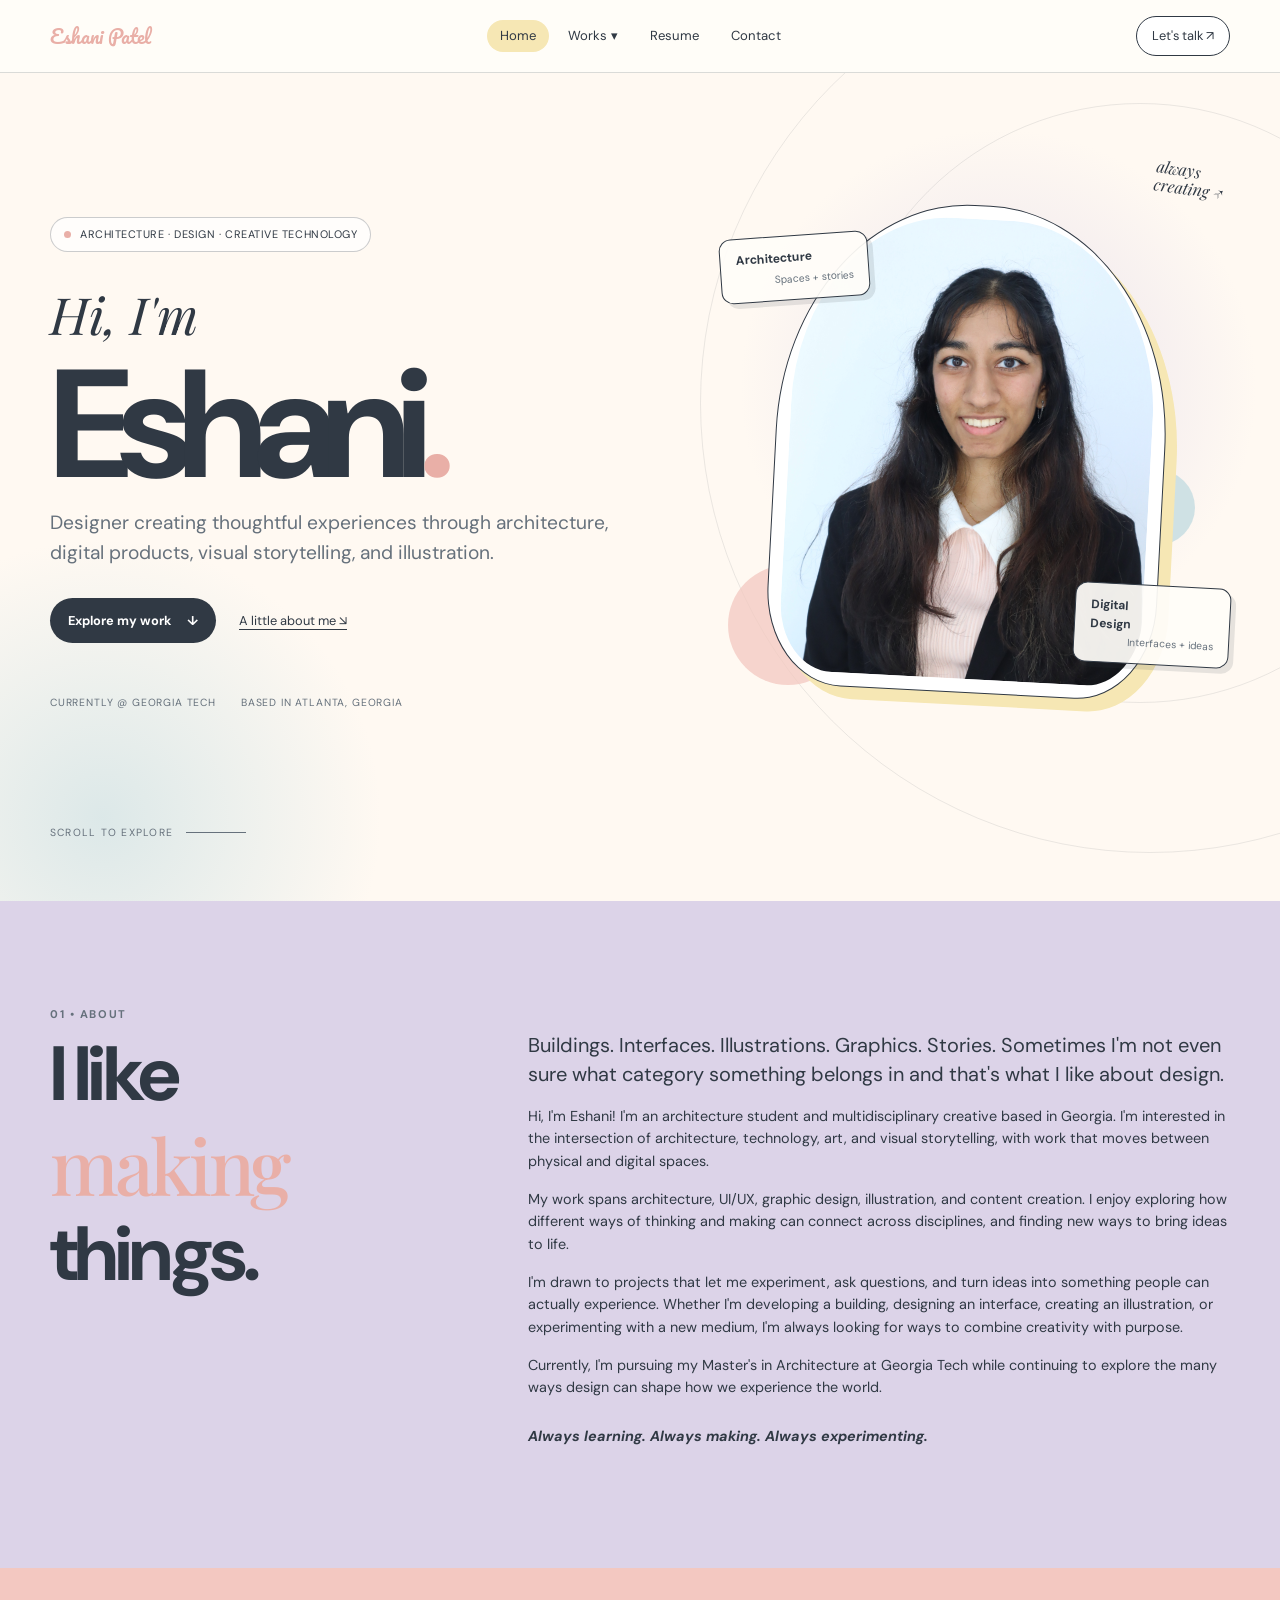
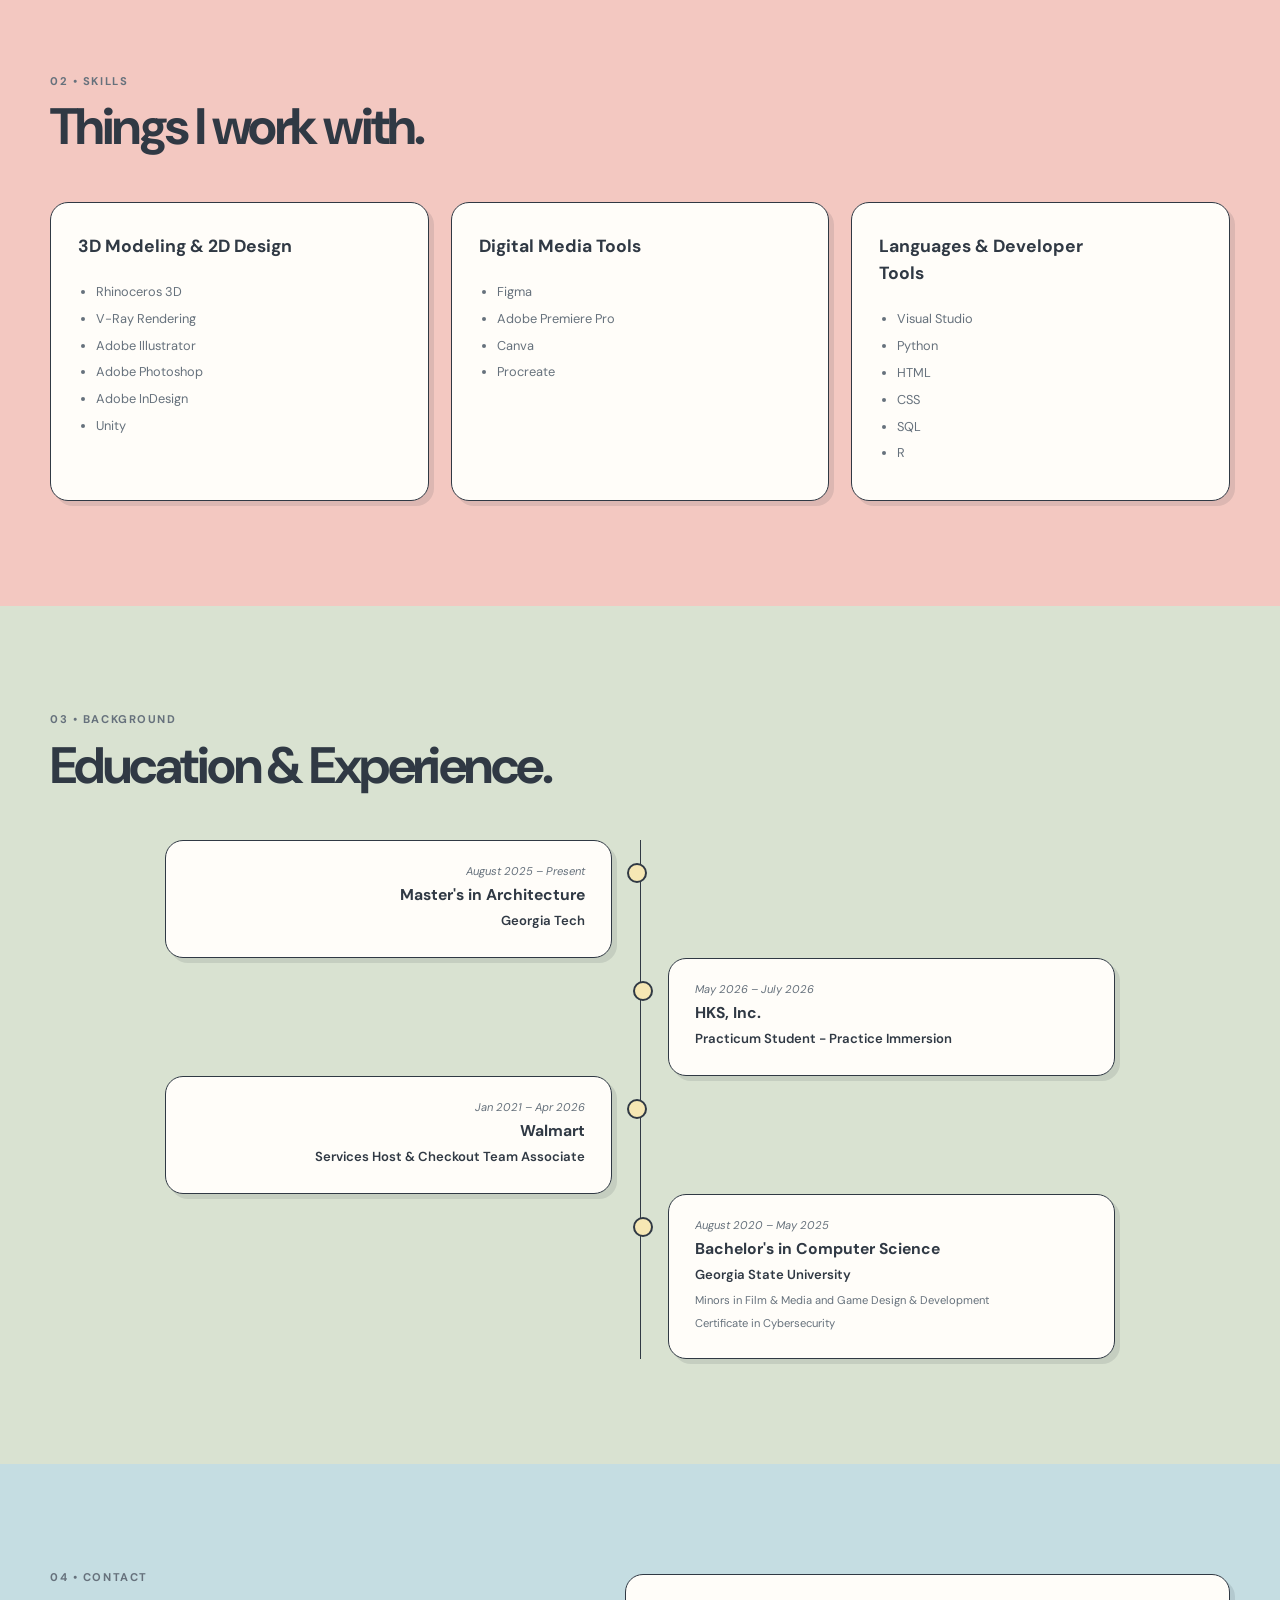
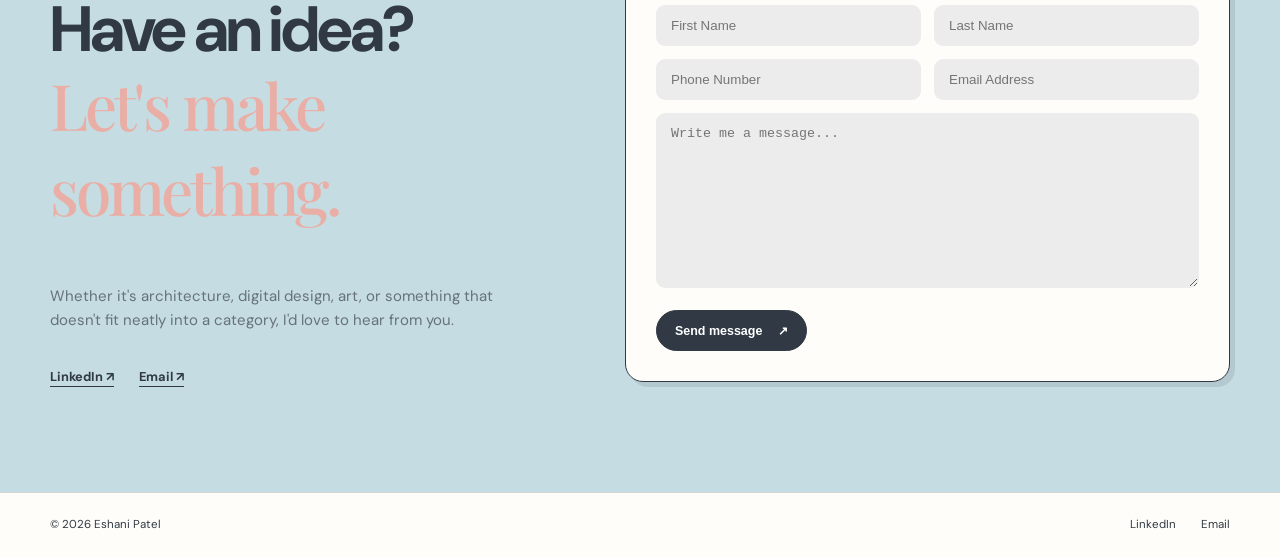
<file: index.html>
<!DOCTYPE html>
<html lang="en">

<head>
  <meta charset="UTF-8">
  <meta name="viewport" content="width=device-width, initial-scale=1">
  <meta name="description" content="Eshani Patel — architecture student and multidisciplinary designer.">
  <title>Eshani Patel | Portfolio</title>
  
  <link rel="preconnect" href="https://fonts.googleapis.com">
  <link rel="preconnect" href="https://fonts.gstatic.com" crossorigin>
  <link href="https://fonts.googleapis.com/css2?family=DM+Sans:wght@400;500;600;700&family=Playfair+Display:ital,wght@0,500;0,600;1,500&family=Pacifico&display=swap" rel="stylesheet">
  <link rel="stylesheet" href="styles.css">
</head>

<body>

  <header class="site-header">
    <nav class="nav container">
      <a class="logo" href="#home">Eshani Patel</a>
      
      <div class="nav-center">
        <a class="active" href="#home">Home</a>
        <div class="nav-dropdown">
          <button class="nav-dropdown-toggle" type="button" aria-expanded="false">
            Works <span class="caret">▾</span>
          </button>
          <div class="nav-dropdown-menu">
            <a href="architecture.html">Architecture</a>
            <a href="uiux_graphicdesign.html">UI/UX &amp; Graphic Design</a>
            <a href="WebAppDev.html">Web &amp; App Development</a>
            <a href="illustrations.html">Illustrations</a>
            <a href="index.html">Content Creation</a>
          </div>
        </div>
        <a href="WebsiteResume_2026.pdf" target="_blank" rel="noopener noreferrer">Resume</a>
        <a href="index.html#contact">Contact</a>
      </div>
      
      <a class="nav-cta" href="index.html#contact">Let's talk <span>↗</span></a>
      
      <button class="menu-toggle" aria-expanded="false" aria-controls="nav-links">
        <span></span>
        <span></span>
        <span></span>
        <span class="sr-only">Open navigation</span>
      </button>
      
      <div class="mobile-links" id="nav-links">
        <a href="#home">Home</a>
        <div class="mobile-dropdown">
          <button class="mobile-dropdown-toggle" type="button" aria-expanded="false">
            Works <span class="caret">▾</span>
          </button>
          <div class="mobile-dropdown-menu">
            <a href="architecture.html">Architecture</a>
            <a href="uiux_graphicdesign.html">UI/UX &amp; Graphic Design</a>
            <a href="WebAppDev.html">Web &amp; App Development</a>
          <a href="illustrations.html">Illustrations</a>
            <a href="index.html">Content Creation</a>
          </div>
        </div>
        <a href="WebsiteResume_2026.pdf" target="_blank" rel="noopener noreferrer">Resume</a>
        <a href="index.html#contact">Contact</a>
      </div>
    </nav>
  </header>

  <main>

    <section class="hero" id="home">
      <div class="hero-orbit orbit-one"></div>
      <div class="hero-orbit orbit-two"></div>
      
      <div class="hero-grid container">
        <div class="hero-copy">
          <div class="hero-kicker">
            <span class="dot"></span>
            Architecture · Design · Creative Technology
          </div>
          
          <p class="hero-pretitle">Hi, I'm</p>
          <div class="hero-name-spacer" aria-hidden="true"></div>
          <h1>Eshani<span>.</span></h1>
          <p class="hero-lead">Designer creating thoughtful experiences through architecture, digital products, visual storytelling, and illustration.</p>
          
          <div class="hero-actions">
            <a class="button button-dark" href="#work">Explore my work <span>↓</span></a>
            <a class="text-link" href="#about">A little about me <span>↘</span></a>
          </div>
          
          <div class="hero-notes">
            <span>Currently @ Georgia Tech</span>
            <span>Based in Atlanta, Georgia</span>
          </div>
        </div>

        <div class="hero-visual">
          <div class="scribble">always<br>creating ↗</div>
          
          <div class="portrait-frame">
            <img src="BusProfPortrait3.jpg" alt="Portrait of Eshani Patel">
          </div>
          
          <div class="floating-card card-top">
            
            <strong>Architecture</strong><br>
            <small>Spaces + stories</small>
          </div>
          
          <div class="floating-card card-bottom">
            
            <strong>Digital Design</strong><br>
            <small>Interfaces + ideas</small>
          </div>
          
          <div class="shape shape-pink"></div>
          <div class="shape shape-blue"></div>
        </div>
      </div>

      <div class="scroll-note">
        <span>Scroll to explore</span>
        <span class="line"></span>
      </div>
    </section>


    <section class="about section" id="about">
      <div class="container about-grid">
        <div class="about-title">
          <p class="eyebrow">01 • About</p>
          <h2>I like<br><em>making</em><br>things.</h2>
        </div>

        <div class="about-copy">
          <p class="about-intro">Buildings. Interfaces. Illustrations. Graphics. Stories. Sometimes I'm not even sure what category something belongs in and that's what I like about design.</p>
          
          <p>Hi, I'm Eshani! I'm an architecture student and multidisciplinary creative based in Georgia. I'm interested in the intersection of architecture, technology, art, and visual storytelling, with work that moves between physical and digital spaces.</p>
          
          <p>My work spans architecture, UI/UX, graphic design, illustration, and content creation. I enjoy exploring how different ways of thinking and making can connect across disciplines, and finding new ways to bring ideas to life.</p>
          
          <p>I'm drawn to projects that let me experiment, ask questions, and turn ideas into something people can actually experience. Whether I'm developing a building, designing an interface, creating an illustration, or experimenting with a new medium, I'm always looking for ways to combine creativity with purpose.</p>
          
          <p>Currently, I'm pursuing my Master's in Architecture at Georgia Tech while continuing to explore the many ways design can shape how we experience the world.</p>
          
          <p class="closing-line">Always learning. Always making. Always experimenting.</p>
        </div>
      </div>
    </section>
    


    <section class="skills section" id="skills">
      <div class="container">
        <div class="section-heading">
          <div>
            <p class="eyebrow">02 • Skills</p>
            <h2>Things I work with.</h2>
          </div>
        </div>

        <div class="skills-grid">
          <article class="skill-card">
            
            <h3>3D Modeling &amp; 2D Design</h3>
            <ul>
              <li>Rhinoceros 3D</li>
              <li>V-Ray Rendering</li>
              <li>Adobe Illustrator</li>
              <li>Adobe Photoshop</li>
              <li>Adobe InDesign</li>
              <li>Unity</li>
            </ul>
          </article>

          <article class="skill-card">
            
            <h3>Digital Media Tools</h3>
            <ul>
              <li>Figma</li>
              <li>Adobe Premiere Pro</li>
              <li>Canva</li>
              <li>Procreate</li>
            </ul>
          </article>

          <article class="skill-card">
            
            <h3>Languages &amp; Developer Tools</h3>
            <ul>
              <li>Visual Studio</li>
              <li>Python</li>
              <li>HTML</li>
              <li>CSS</li>
              <li>SQL</li>
              <li>R</li>
            </ul>
          </article>
        </div>
      </div>
    </section>


    <section class="timeline-section section" id="resume">
      <div class="container">
        <div class="section-heading">
          <div>
            <p class="eyebrow">03 • Background</p>
            <h2>Education &amp; Experience.</h2>
          </div>
        </div>

        <div class="timeline">
          <article class="timeline-item left">
            <div class="timeline-content">
              <span class="date">August 2025 – Present</span>
              <h3>Master's in Architecture</h3>
              <p>Georgia Tech</p>
            </div>
          </article>

          <article class="timeline-item right">
            <div class="timeline-content">
              <span class="date">May 2026 – July 2026</span>
              <h3>HKS, Inc.</h3>
              <p>Practicum Student - Practice Immersion</p>
            </div>
          </article>

          <article class="timeline-item left">
            <div class="timeline-content">
              <span class="date">Jan 2021 – Apr 2026</span>
              <h3>Walmart</h3>
              <p>Services Host &amp; Checkout Team Associate</p>
            </div>
          </article>

          <article class="timeline-item right">
            <div class="timeline-content">
              <span class="date">August 2020 – May 2025</span>
              <h3>Bachelor's in Computer Science</h3>
              <p>Georgia State University</p>
              <small>Minors in Film &amp; Media and Game Design &amp; Development <br> Certificate in Cybersecurity</small>
            </div>
          </article>
        </div>
      </div>
    </section>


    <section class="contact section" id="contact">
      <div class="container contact-grid">
        <div class="contact-intro">
          <p class="eyebrow">04 • Contact</p>
          <h2>Have an idea?<br><em>Let's make something.</em></h2>
          <p>Whether it's architecture, digital design, art, or something that doesn't fit neatly into a category, I'd love to hear from you.</p>
          
          <div class="contact-links">
            <a href="https://www.linkedin.com/in/eshani-patel/" target="_blank" rel="noopener noreferrer">LinkedIn ↗</a>
            <a href="mailto:eshani2020@gmail.com">Email ↗</a>
          </div>
        </div>

        <form class="contact-form" action="#" method="post">
          <div class="form-row">
            <label>
              <span>First Name</span>
              <input name="first-name" placeholder="First Name" autocomplete="given-name">
            </label>
            <label>
              <span>Last Name</span>
              <input name="last-name" placeholder="Last Name" autocomplete="family-name">
            </label>
          </div>

          <div class="form-row">
            <label>
              <span>Phone Number</span>
              <input type="tel" name="phone" placeholder="Phone Number" autocomplete="tel">
            </label>
            <label>
              <span>Email Address</span>
              <input type="email" name="email" placeholder="Email Address" autocomplete="email">
            </label>
          </div>

          <label>
            <span>Message</span>
            <textarea name="message" placeholder="Write me a message..." rows="7"></textarea>
          </label>

          <button type="submit">Send message <span>↗</span></button>
        </form>
      </div>
    </section>
  </main>


  <footer class="site-footer">
    <div class="container footer-inner">
      <span>© 2026 Eshani Patel</span>
      <div>
        <a href="https://www.linkedin.com/in/eshani-patel/" target="_blank" rel="noopener noreferrer">LinkedIn</a>
        <a href="mailto:eshani2020@gmail.com">Email</a>
      </div>
    </div>
  </footer>

  <script>
    const menuToggle = document.querySelector('.menu-toggle');
    const mobileLinks = document.querySelector('.mobile-links');
    const navDropdown = document.querySelector('.nav-dropdown');
    const navDropdownToggle = document.querySelector('.nav-dropdown-toggle');
    const mobileDropdown = document.querySelector('.mobile-dropdown');
    const mobileDropdownToggle = document.querySelector('.mobile-dropdown-toggle');

    const closeDesktopDropdown = () => {
      navDropdown?.classList.remove('open');
      navDropdownToggle?.setAttribute('aria-expanded', 'false');
    };

    const closeMobileDropdown = () => {
      mobileDropdown?.classList.remove('open');
      mobileDropdownToggle?.setAttribute('aria-expanded', 'false');
    };

    navDropdownToggle?.addEventListener('click', () => {
      const isOpen = navDropdown.classList.contains('open');
      navDropdown.classList.toggle('open', !isOpen);
      navDropdownToggle.setAttribute('aria-expanded', String(!isOpen));
    });

    mobileDropdownToggle?.addEventListener('click', () => {
      const isOpen = mobileDropdown.classList.contains('open');
      mobileDropdown.classList.toggle('open', !isOpen);
      mobileDropdownToggle.setAttribute('aria-expanded', String(!isOpen));
    });

    document.addEventListener('click', (event) => {
      if (!navDropdown?.contains(event.target)) {
        closeDesktopDropdown();
      }
      if (!mobileDropdown?.contains(event.target)) {
        closeMobileDropdown();
      }
    });

    menuToggle?.addEventListener('click', () => {
      const isExpanded = menuToggle.getAttribute('aria-expanded') === 'true';
      menuToggle.setAttribute('aria-expanded', String(!isExpanded));
      mobileLinks.classList.toggle('open');
    });

    mobileLinks?.querySelectorAll('a').forEach(link => {
      link.addEventListener('click', () => {
        menuToggle.setAttribute('aria-expanded', 'false');
        mobileLinks.classList.remove('open');
      });
    });
  </script>
</body>

</html>
</file>
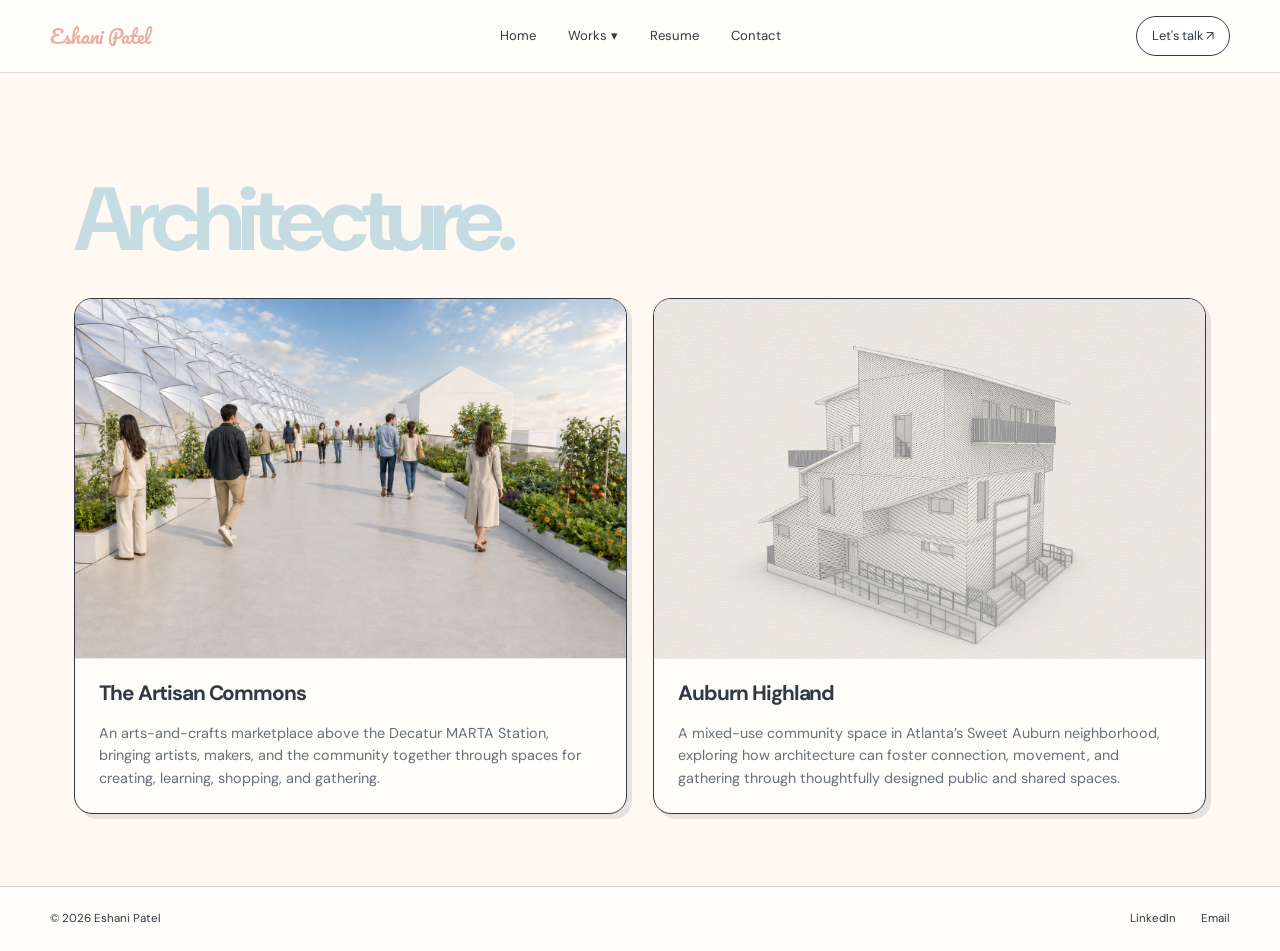
<file: architecture.html>
<!DOCTYPE html>
<html lang="en">
<head>
  <meta charset="UTF-8">
  <meta name="viewport" content="width=device-width, initial-scale=1.0">
  <meta name="description" content="Architecture portfolio work by Eshani Patel.">
  <title>Architecture — Eshani Patel</title>

  <link rel="preconnect" href="https://fonts.googleapis.com">
  <link rel="preconnect" href="https://fonts.gstatic.com" crossorigin>
  <link href="https://fonts.googleapis.com/css2?family=DM+Sans:wght@400;500;600;700&family=Playfair+Display:ital,wght@0,500;0,600;1,500&family=Pacifico&display=swap" rel="stylesheet">
  <link rel="stylesheet" href="styles.css">
</head>
<body class="site-shell">
  <header class="site-header">
    <nav class="nav container" aria-label="Primary navigation">
      <a class="logo" href="index.html" aria-label="Eshani Patel home">Eshani Patel</a>

      <div class="nav-center">
        <a href="index.html">Home</a>
        <div class="nav-dropdown">
          <button class="nav-dropdown-toggle" type="button" aria-expanded="false">
            Works <span class="caret">▾</span>
          </button>
          <div class="nav-dropdown-menu">
            <a href="architecture.html">Architecture</a>
            <a href="uiux_graphicdesign.html">UI/UX &amp; Graphic Design</a>
            <a href="WebAppDev.html">Web &amp; App Development</a>
            <a href="illustrations.html">Illustrations</a>
            <a href="index.html">Content Creation</a>
          </div>
        </div>
        <a href="WebsiteResume_2026.pdf" target="_blank" rel="noopener noreferrer">Resume</a>
        <a href="index.html#contact">Contact</a>
      </div>

      <a class="nav-cta" href="index.html#contact">Let's talk <span>↗</span></a>

      <button class="menu-toggle" aria-expanded="false" aria-controls="nav-links">
        <span></span>
        <span></span>
        <span></span>
        <span class="sr-only">Open navigation</span>
      </button>

      <div class="mobile-links" id="nav-links">
        <a href="index.html">Home</a>
        <div class="mobile-dropdown">
          <button class="mobile-dropdown-toggle" type="button" aria-expanded="false">
            Works <span class="caret">▾</span>
          </button>
          <div class="mobile-dropdown-menu">
            <a href="architecture.html">Architecture</a>
            <a href="uiux_graphicdesign.html">UI/UX &amp; Graphic Design</a>
            <a href="WebAppDev.html">Web &amp; App Development</a>
          <a href="illustrations.html">Illustrations</a>
            <a href="index.html">Content Creation</a>
          </div>
        </div>
        <a href="WebsiteResume_2026.pdf" target="_blank" rel="noopener noreferrer">Resume</a>
        <a href="index.html#contact">Contact</a>
      </div>
    </nav>
  </header>

  <main class="main">
    <div class="container">
      <h1 class="page-title blue">Architecture.</h1>

      <!-- Add architecture project cards here -->
       
      <section class="project-grid" aria-label="Architecture projects">
        
      <a class="project-card" href="architecture/the-artisan-commons.html">
        <div class="project-image">
          <img class="project-photo" src="architecture/Rendering1.png" alt="Rendering of The Artisan Commons">
        </div>
        <div class="project-content">
          <h2 class="project-title">The Artisan Commons</h2>
          <p class="project-description">An arts-and-crafts marketplace above the Decatur MARTA Station, bringing artists, makers, and the community together through spaces for creating, learning, shopping, and gathering.</p>
          
        </div>
      </a>
    
        
      <a class="project-card" href="architecture/auburn-highland.html">
        <div class="project-image">
          <img class="project-photo" src="architecture/AuburnHighland.png" alt="Rendering of Auburn Highland">
        </div>
        <div class="project-content">
          <h2 class="project-title">Auburn Highland</h2>
          <p class="project-description">A mixed-use community space in Atlanta’s Sweet Auburn neighborhood, exploring how architecture can foster connection, movement, and gathering through thoughtfully designed public and shared spaces.</p>
          
        </div>
      </a>
    
      <!-- Add more project cards as needed  
      <article class="project-card">
        <div class="project-image" aria-label="Project image placeholder">
          <span class="placeholder-icon" aria-hidden="true"></span>
        </div>
        <div class="project-content">
          <h2 class="project-title">Project Title</h2>
          <p class="project-description">Description</p>
          
        </div>
      </article>
    
        
      <article class="project-card">
        <div class="project-image" aria-label="Project image placeholder">
          <span class="placeholder-icon" aria-hidden="true"></span>
        </div>
        <div class="project-content">
          <h2 class="project-title">Project Title</h2>
          <p class="project-description">Description</p>
          
        </div>
      </article>
    -->
      </section>
    </div>
  </main>

  <footer class="site-footer">
    <div class="container footer-inner">
      <span>© 2026 Eshani Patel</span>
      <div>
        <a href="https://www.linkedin.com/in/eshani-patel/" target="_blank" rel="noopener noreferrer">LinkedIn</a>
        <a href="mailto:eshani2020@gmail.com">Email</a>
      </div>
    </div>
  </footer>

  <script>
    const menuToggle = document.querySelector('.menu-toggle');
    const mobileLinks = document.querySelector('.mobile-links');
    const navDropdown = document.querySelector('.nav-dropdown');
    const navDropdownToggle = document.querySelector('.nav-dropdown-toggle');
    const mobileDropdown = document.querySelector('.mobile-dropdown');
    const mobileDropdownToggle = document.querySelector('.mobile-dropdown-toggle');

    const closeDesktopDropdown = () => {
      navDropdown?.classList.remove('open');
      navDropdownToggle?.setAttribute('aria-expanded', 'false');
    };

    const closeMobileDropdown = () => {
      mobileDropdown?.classList.remove('open');
      mobileDropdownToggle?.setAttribute('aria-expanded', 'false');
    };

    navDropdownToggle?.addEventListener('click', () => {
      const isOpen = navDropdown.classList.contains('open');
      navDropdown.classList.toggle('open', !isOpen);
      navDropdownToggle.setAttribute('aria-expanded', String(!isOpen));
    });

    mobileDropdownToggle?.addEventListener('click', () => {
      const isOpen = mobileDropdown.classList.contains('open');
      mobileDropdown.classList.toggle('open', !isOpen);
      mobileDropdownToggle.setAttribute('aria-expanded', String(!isOpen));
    });

    document.addEventListener('click', (event) => {
      if (!navDropdown?.contains(event.target)) {
        closeDesktopDropdown();
      }
      if (!mobileDropdown?.contains(event.target)) {
        closeMobileDropdown();
      }
    });

    menuToggle?.addEventListener('click', () => {
      const isExpanded = menuToggle.getAttribute('aria-expanded') === 'true';
      menuToggle.setAttribute('aria-expanded', String(!isExpanded));
      mobileLinks.classList.toggle('open');
    });

    mobileLinks?.querySelectorAll('a').forEach(link => {
      link.addEventListener('click', () => {
        menuToggle.setAttribute('aria-expanded', 'false');
        mobileLinks.classList.remove('open');
      });
    });
  </script>
</body>
</html>
</file>
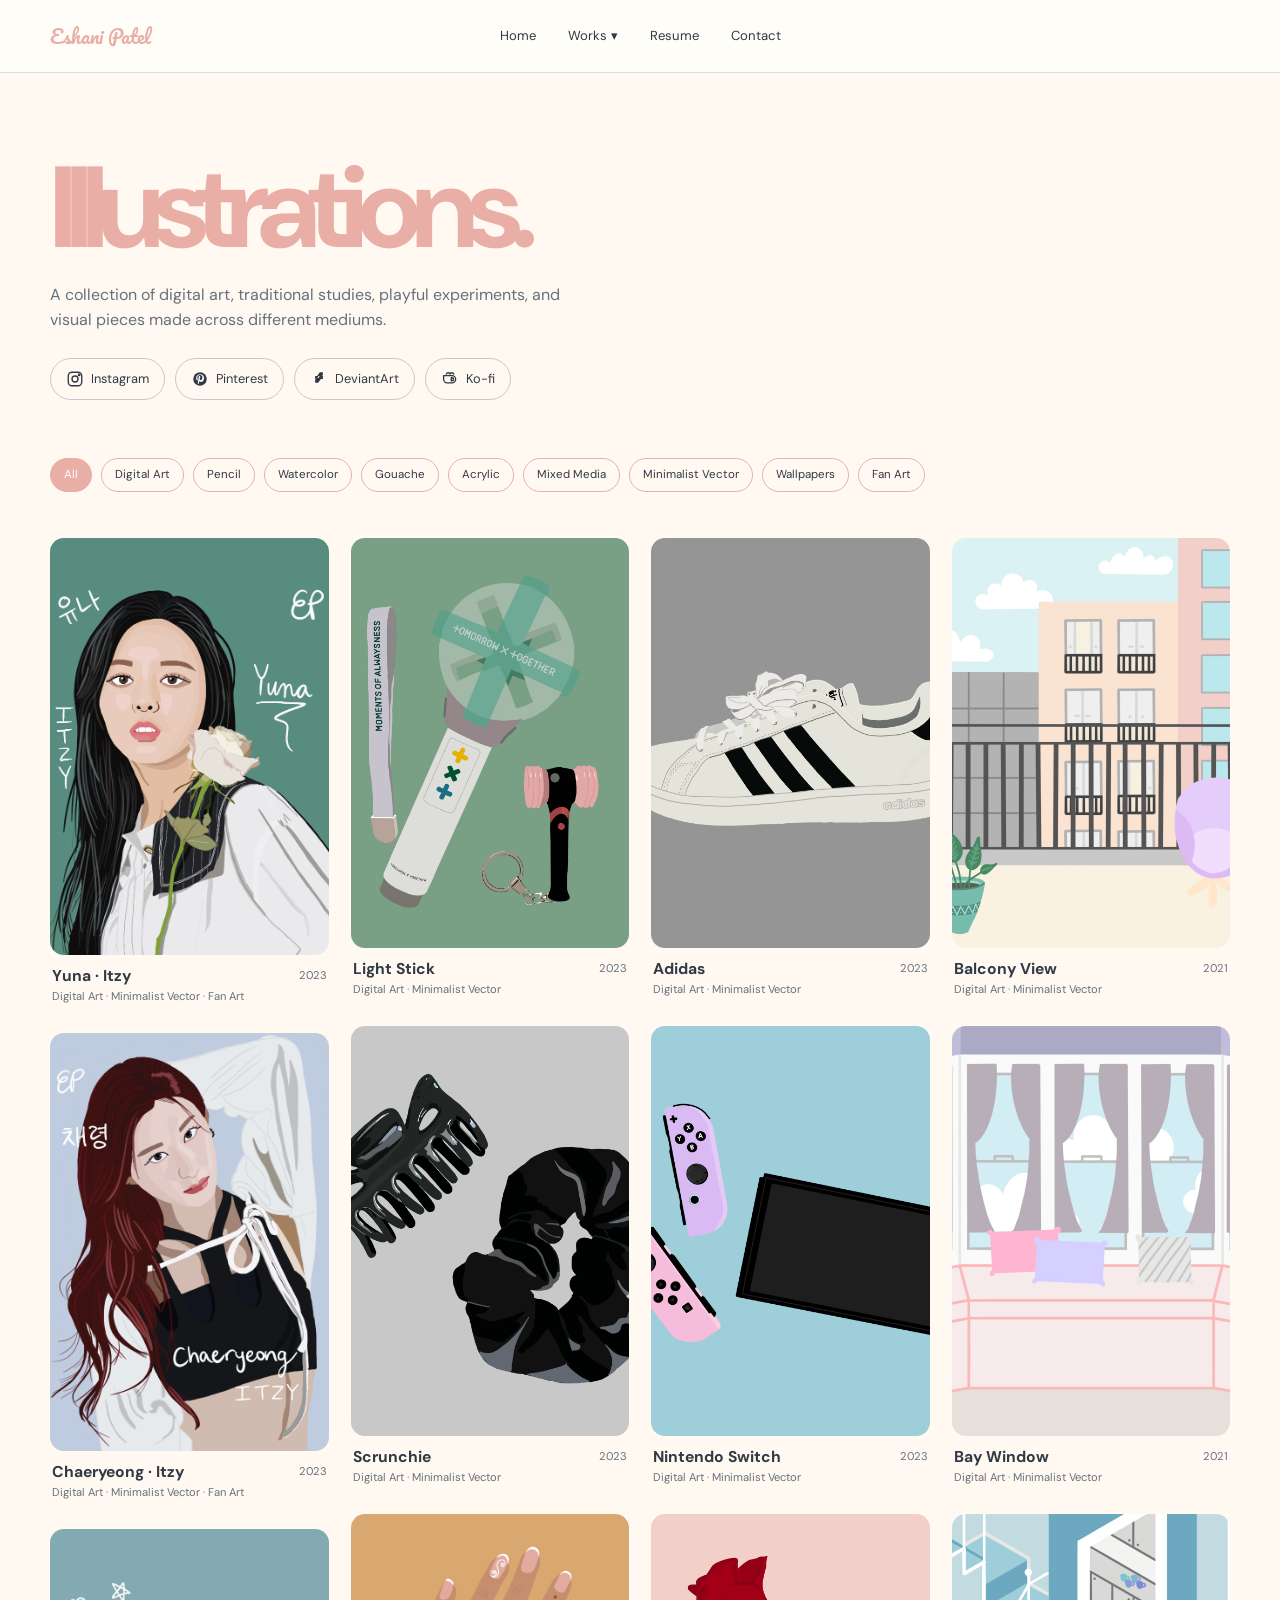
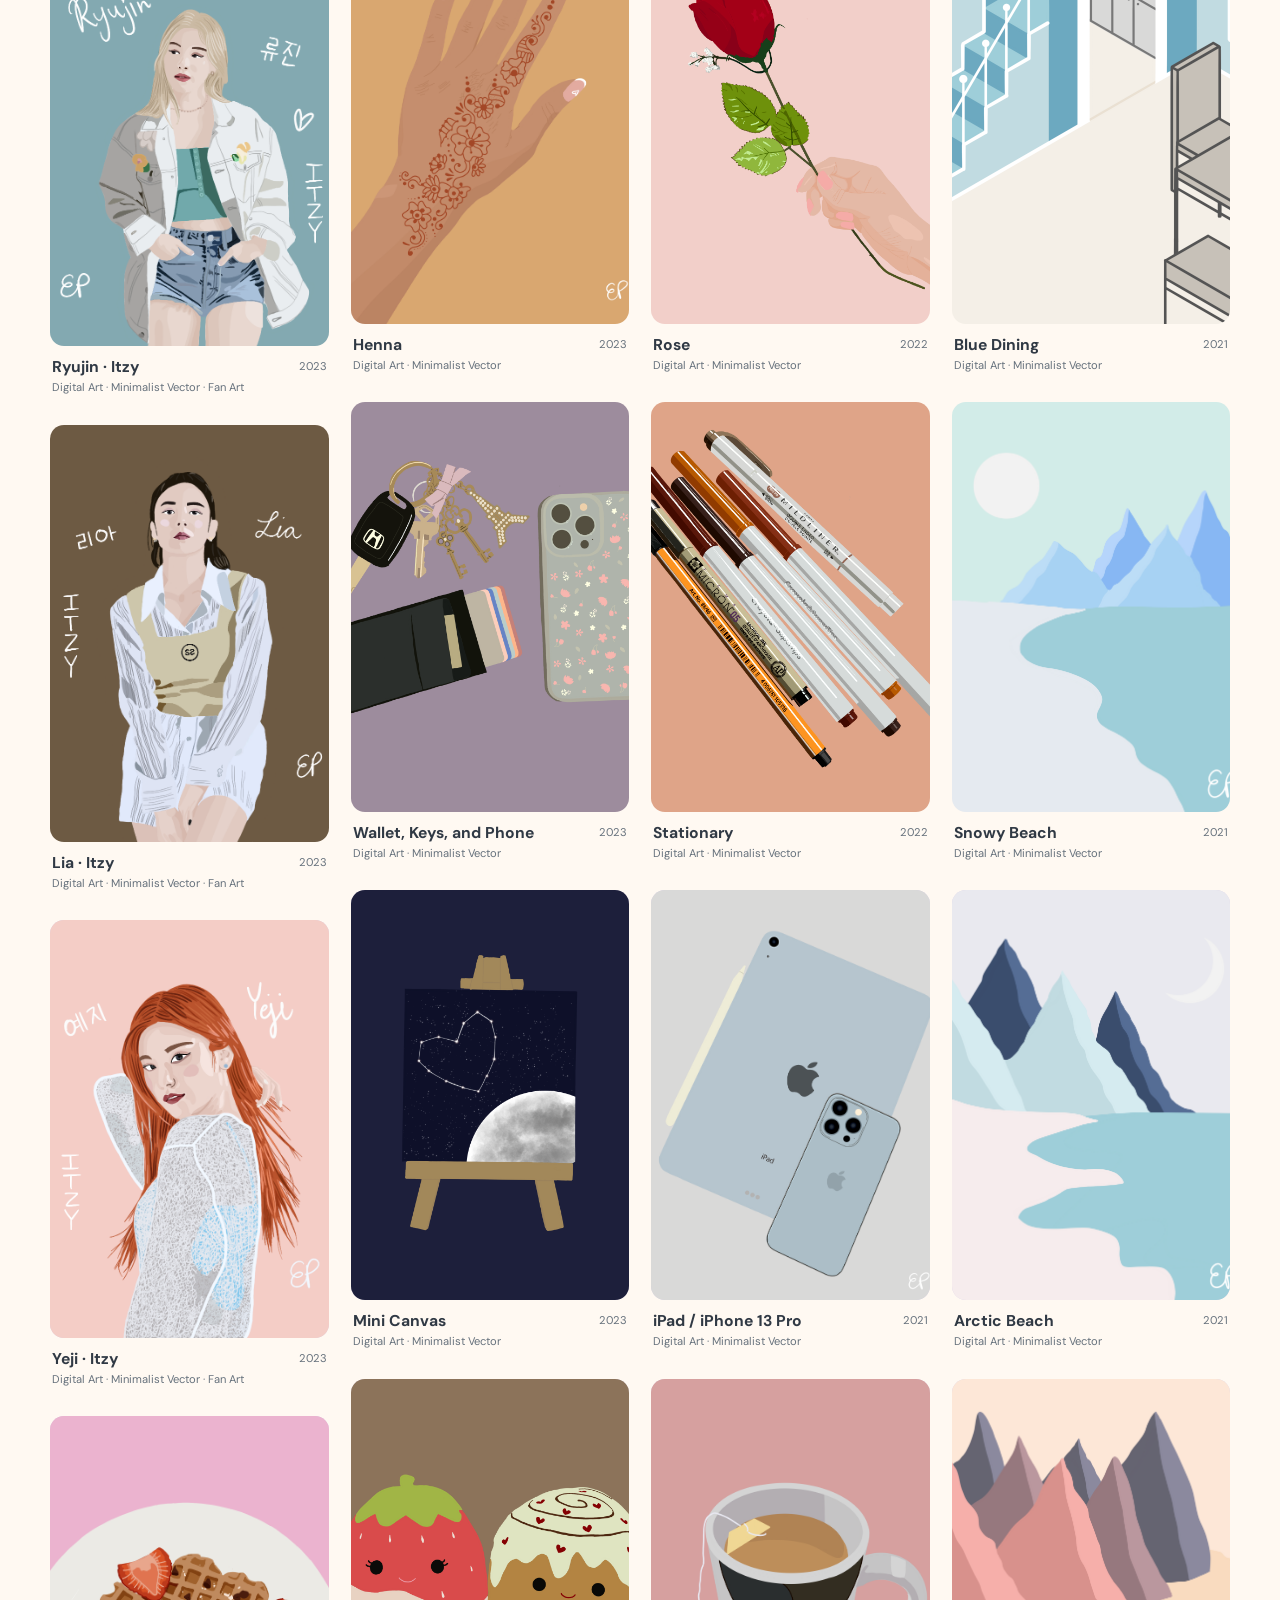
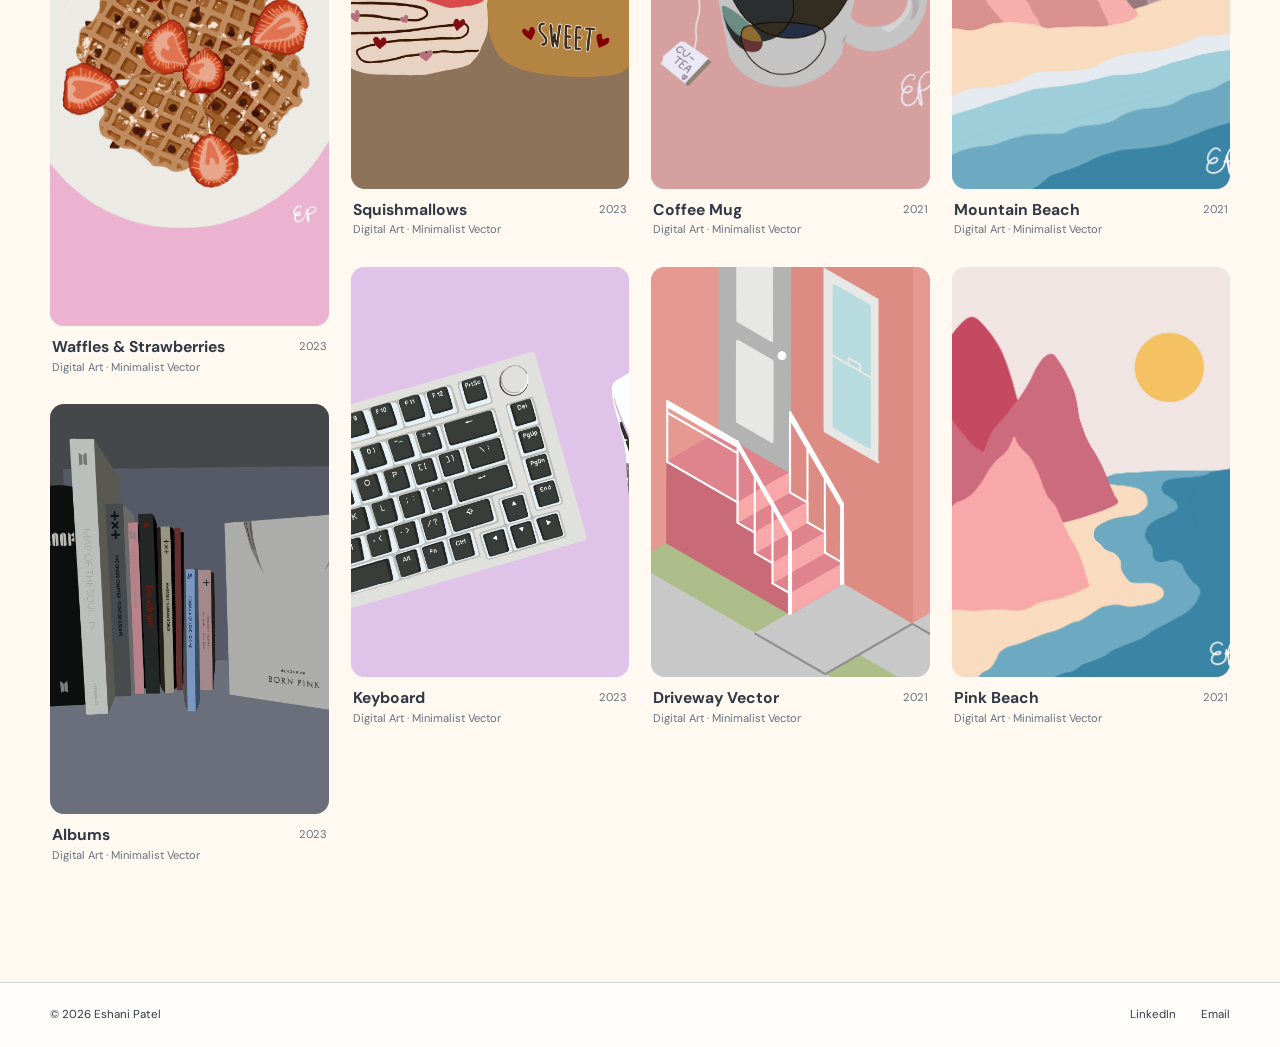
<file: illustrations.html>
<!DOCTYPE html>
<html lang="en">
<head>
  <meta charset="UTF-8">
  <meta name="viewport" content="width=device-width, initial-scale=1.0">
  <meta name="description" content="Illustrations by Eshani Patel.">
  <title>Illustrations — Eshani Patel</title>

  <link rel="preconnect" href="https://fonts.googleapis.com">
  <link rel="preconnect" href="https://fonts.gstatic.com" crossorigin>
  <link
    href="https://fonts.googleapis.com/css2?family=DM+Sans:wght@400;500;600;700&family=Playfair+Display:ital,wght@0,500;0,600;1,500&family=Pacifico&display=swap"
    rel="stylesheet"
  >

  <link rel="stylesheet" href="styles_design.css">
</head>

<body>
  <header class="site-header">
    <nav class="nav container" aria-label="Primary navigation">
      <a class="logo" href="index.html">Eshani Patel</a>

      <div class="nav-center">
        <a href="index.html">Home</a>

        <div class="nav-dropdown">
          <button class="nav-dropdown-toggle" type="button" aria-expanded="false">
            Works <span>▾</span>
          </button>

          <div class="nav-dropdown-menu">
            <a href="architecture.html">Architecture</a>
            <a href="uiux_graphicdesign.html">UI/UX &amp; Graphic Design</a>
            <a href="WebAppDev.html">Web &amp; App Development</a>
            <a class="active" href="illustrations.html">Illustrations</a>
            <a href="index.html">Content Creation</a>
          </div>
        </div>

        <a href="WebsiteResume_2026.pdf" target="_blank" rel="noopener noreferrer">Resume</a>
        <a href="index.html#contact">Contact</a>
      </div>

      <button class="menu-toggle" type="button" aria-expanded="false" aria-controls="mobile-links">
        <span></span>
        <span></span>
        <span></span>
        <span class="sr-only">Open navigation</span>
      </button>

      <div class="mobile-links" id="mobile-links">
        <a href="index.html">Home</a>

        <div class="mobile-dropdown">
          <button class="mobile-dropdown-toggle" type="button" aria-expanded="false">
            Works <span>▾</span>
          </button>

          <div class="mobile-dropdown-menu">
            <a href="architecture.html">Architecture</a>
            <a href="uiux_graphicdesign.html">UI/UX &amp; Graphic Design</a>
            <a href="WebAppDev.html">Web &amp; App Development</a>
            <a class="active" href="illustrations.html">Illustrations</a>
            <a href="index.html">Content Creation</a>
          </div>
        </div>

        <a href="WebsiteResume_2026.pdf" target="_blank" rel="noopener noreferrer">Resume</a>
        <a href="index.html#contact">Contact</a>
      </div>
    </nav>
  </header>

  <main class="illustration-page">
    <div class="container">

      <section class="gallery-intro">
        <h1>Illustrations.</h1>
        <p class="gallery-description">
          A collection of digital art, traditional studies, playful experiments,
          and visual pieces made across different mediums.
        </p>

        <nav class="social-links" aria-label="Social links">
          <a href="https://www.instagram.com/ep.palette/" target="_blank" rel="noopener noreferrer">
            <svg viewBox="0 0 24 24" aria-hidden="true"><rect x="3" y="3" width="18" height="18" rx="5"></rect><circle cx="12" cy="12" r="4"></circle><circle cx="17.5" cy="6.5" r="1"></circle></svg>
            <span>Instagram</span>
          </a>
          <a href="https://www.pinterest.com/eppalette/" target="_blank" rel="noopener noreferrer">
            <svg viewBox="0 0 24 24" aria-hidden="true"><circle cx="12" cy="12" r="9"></circle><path class="icon-cutout" d="M10.2 18.3c.4-1.1.9-2.4 1.1-3.5.3.6 1 1.1 1.9 1.1 2.5 0 4.3-2.3 4.3-5.3 0-2.8-2.3-4.8-5.2-4.8-3.6 0-5.5 2.6-5.5 5 0 1.4.5 2.7 1.6 3.2.2.1.4 0 .4-.2l.3-1.1c.1-.3.1-.4-.1-.7-.3-.4-.6-1-.6-1.8 0-1.8 1.4-3.5 3.7-3.5 2 0 3.1 1.2 3.1 2.8 0 2.1-.9 3.9-2.3 3.9-.8 0-1.4-.7-1.2-1.5.2-1 .7-2 .7-2.7 0-.6-.3-1.1-1-1.1-.8 0-1.4.8-1.4 1.9 0 .7.2 1.1.2 1.1s-.8 3.5-.9 4.1c-.3 1.2-.1 2.7 0 3.5Z"></path></svg>
            <span>Pinterest</span>
          </a>
          <a href="https://www.deviantart.com/artmusic1" target="_blank" rel="noopener noreferrer">
            <svg viewBox="0 0 24 24" aria-hidden="true"><path d="M17.2 3H13l-1.1 1.7L9.5 8H6.8v3.6h1.1l-1.1 1.7V17h4.2l1.1-1.7 2.4-3.3h2.7V8h-1.1l1.1-1.7V3ZM13 8l-1.7 2.5H9.8L11.5 8H13Z"></path></svg>
            <span>DeviantArt</span>
          </a>
          <a href="https://ko-fi.com/eppalette" target="_blank" rel="noopener noreferrer">
            <svg viewBox="0 0 24 24" aria-hidden="true"><path d="M3.5 7.5h11.2a4.8 4.8 0 1 1 0 9.6H8.2a4.7 4.7 0 0 1-4.7-4.7V7.5Zm11.2 6.8a2 2 0 1 0 0-4h-1v4h1Z"></path><path d="M7 5.5c.4-1.1 1.4-1.8 2.6-1.8 1.1 0 2 .6 2.4 1.6.4-1 1.3-1.6 2.4-1.6 1.2 0 2.2.7 2.6 1.8" fill="none"></path></svg>
            <span>Ko-fi</span>
          </a>
        </nav>
      </section>

      <nav class="filter-bar" aria-label="Filter illustrations">
        <button class="filter-button active" type="button" data-filter="all">All</button>
        <button class="filter-button" type="button" data-filter="digital">Digital Art</button>
        <button class="filter-button" type="button" data-filter="pencil">Pencil</button>
        <button class="filter-button" type="button" data-filter="watercolor">Watercolor</button>
        <button class="filter-button" type="button" data-filter="gouache">Gouache</button>
        <button class="filter-button" type="button" data-filter="acrylic">Acrylic</button>
        <button class="filter-button" type="button" data-filter="mixed">Mixed Media</button>
        <button class="filter-button" type="button" data-filter="minimalistvector">Minimalist Vector</button>
        <button class="filter-button" type="button" data-filter="wallpapers">Wallpapers</button>
        <button class="filter-button" type="button" data-filter="fanart">Fan Art</button>
      </nav>

      <!--
        Pinterest-style gallery.
      -->
      <section class="art-gallery" aria-label="Illustration gallery">

       <article class="art-card" data-medium="digital minimalistvector fanart">
          <div class="art-preview preview-image">
            <img
              src="illustrations/Itzy_Yuna_Vector_.png"
              alt="Itzy Yuna Vector illustration">
            
          </div>

          <div class="art-info">
            <div>
              <h2>Yuna · Itzy</h2>
              <p>Digital Art · Minimalist Vector · Fan Art</p>
            </div>
            <span>2023</span>
          </div>
        </article> 
       
        <article class="art-card" data-medium="digital minimalistvector fanart">
          <div class="art-preview preview-image">
            <img
              src="illustrations/Itzy_Chaeryeong_Vector.png"
              alt="Itzy Chaeryeong Vector illustration">
            
          </div>

          <div class="art-info">
            <div>
              <h2>Chaeryeong · Itzy</h2>
              <p>Digital Art · Minimalist Vector · Fan Art</p>
            </div>
            <span>2023</span>
          </div>
        </article> 
       
        <article class="art-card" data-medium="digital minimalistvector fanart">
          <div class="art-preview preview-image">
            <img
              src="illustrations/Itzy_Ryujin_Vector.png"
              alt="Itzy Ryujin Vector illustration">
            
          </div>

          <div class="art-info">
            <div>
              <h2>Ryujin · Itzy</h2>
              <p>Digital Art · Minimalist Vector · Fan Art</p>
            </div>
            <span>2023</span>
          </div>
        </article> 
       
        <article class="art-card" data-medium="digital minimalistvector fanart">
          <div class="art-preview preview-image">
            <img
              src="illustrations/Itzy_Lia_Vector.png"
              alt="Itzy Lia Vector illustration">
            
          </div>

          <div class="art-info">
            <div>
              <h2>Lia · Itzy</h2>
              <p>Digital Art · Minimalist Vector · Fan Art</p>
            </div>
            <span>2023</span>
          </div>
        </article>
       
        <article class="art-card" data-medium="digital minimalistvector fanart">
          <div class="art-preview preview-image">
            <img
              src="illustrations/Itzy_Yeji_Vector_.png"
              alt="Itzy Yeji Vector illustration">
            
          </div>

          <div class="art-info">
            <div>
              <h2>Yeji · Itzy</h2>
              <p>Digital Art · Minimalist Vector · Fan Art</p>
            </div>
            <span>2023</span>
          </div>
        </article>
       
        <article class="art-card" data-medium="digital minimalistvector">
          <div class="art-preview preview-image">
            <img
              src="illustrations/Waffles_&_Strawberries_.png"
              alt="Waffles & Strawberries illustration">
            
          </div>

          <div class="art-info">
            <div>
              <h2>Waffles & Strawberries</h2>
              <p>Digital Art · Minimalist Vector</p>
            </div>
            <span>2023</span>
          </div>
        </article>
        
        <article class="art-card" data-medium="digital minimalistvector">
          <div class="art-preview preview-image">
            <img
              src="illustrations/Albums.png"
              alt="Albums illustration">
            
          </div>

          <div class="art-info">
            <div>
              <h2>Albums</h2>
              <p>Digital Art · Minimalist Vector</p>
            </div>
            <span>2023</span>
          </div>
        </article>

        
        <article class="art-card" data-medium="digital minimalistvector">
          <div class="art-preview preview-image">
            <img
              src="illustrations/Light_stick.png"
              alt="Light Stick illustration">
            
          </div>

          <div class="art-info">
            <div>
              <h2>Light Stick</h2>
              <p>Digital Art · Minimalist Vector</p>
            </div>
            <span>2023</span>
          </div>
        </article>

        <article class="art-card" data-medium="digital minimalistvector">
          <div class="art-preview preview-image">
            <img
              src="illustrations/Scrunchie_.png"
              alt="Scrunchie illustration">
            
          </div>

          <div class="art-info">
            <div>
              <h2>Scrunchie</h2>
              <p>Digital Art · Minimalist Vector</p>
            </div>
            <span>2023</span>
          </div>
        </article>

        <article class="art-card" data-medium="digital minimalistvector">
          <div class="art-preview preview-image">
            <img
              src="illustrations/Henna.png"
              alt="Henna illustration">
            
          </div>

          <div class="art-info">
            <div>
              <h2>Henna</h2>
              <p>Digital Art · Minimalist Vector</p>
            </div>
            <span>2023</span>
          </div>
        </article>

        
        <article class="art-card" data-medium="digital minimalistvector">
          <div class="art-preview preview-image">
            <img
              src="illustrations/Wallet_Keys_Phone.png"
              alt="Wallet, Keys, and Phone illustration">
            
          </div>

          <div class="art-info">
            <div>
              <h2>Wallet, Keys, and Phone</h2>
              <p>Digital Art · Minimalist Vector</p>
            </div>
            <span>2023</span>
          </div>
        </article>

        
        <article class="art-card" data-medium="digital minimalistvector">
          <div class="art-preview preview-image">
            <img
              src="illustrations/Mini_Canvas.png"
              alt="Mini Canvas illustration">
            
          </div>

          <div class="art-info">
            <div>
              <h2>Mini Canvas</h2>
              <p>Digital Art · Minimalist Vector</p>
            </div>
            <span>2023</span>
          </div>
        </article>

        
        <article class="art-card" data-medium="digital minimalistvector">
          <div class="art-preview preview-image">
            <img
              src="illustrations/Squish.png"
              alt="Squishmallows illustration">
            
          </div>

          <div class="art-info">
            <div>
              <h2>Squishmallows</h2>
              <p>Digital Art · Minimalist Vector</p>
            </div>
            <span>2023</span>
          </div>
        </article>

        
        <article class="art-card" data-medium="digital minimalistvector">
          <div class="art-preview preview-image">
            <img
              src="illustrations/Keyboard_.png"
              alt="Keyboard illustration">
            
          </div>

          <div class="art-info">
            <div>
              <h2>Keyboard</h2>
              <p>Digital Art · Minimalist Vector</p>
            </div>
            <span>2023</span>
          </div>
        </article>

        
        <article class="art-card" data-medium="digital minimalistvector">
          <div class="art-preview preview-image">
            <img
              src="illustrations/Adidas.png"
              alt="Adidas illustration">
            
          </div>

          <div class="art-info">
            <div>
              <h2>Adidas</h2>
              <p>Digital Art · Minimalist Vector</p>
            </div>
            <span>2023</span>
          </div>
        </article>

        
        <article class="art-card" data-medium="digital minimalistvector">
          <div class="art-preview preview-image">
            <img
              src="illustrations/Switch.png"
              alt="Nintendo Switch illustration">
            
          </div>

          <div class="art-info">
            <div>
              <h2>Nintendo Switch</h2>
              <p>Digital Art · Minimalist Vector</p>
            </div>
            <span>2023</span>
          </div>
        </article>

        
        <article class="art-card" data-medium="digital minimalistvector">
          <div class="art-preview preview-image">
            <img
              src="illustrations/Rose.png"
              alt="Rose illustration">
            
          </div>

          <div class="art-info">
            <div>
              <h2>Rose</h2>
              <p>Digital Art · Minimalist Vector</p>
            </div>
            <span>2022</span>
          </div>
        </article>

        
        <article class="art-card" data-medium="digital minimalistvector">
          <div class="art-preview preview-image">
            <img
              src="illustrations/Stationary.png"
              alt="Stationary illustration">
            
          </div>

          <div class="art-info">
            <div>
              <h2>Stationary</h2>
              <p>Digital Art · Minimalist Vector</p>
            </div>
            <span>2022</span>
          </div>
        </article>
        
        <article class="art-card" data-medium="digital minimalistvector">
          <div class="art-preview preview-image">
            <img
              src="illustrations/iPadiPhone_13_Pro.png"
              alt="iPadiPhone 13 Pro illustration">
            
          </div>

          <div class="art-info">
            <div>
              <h2>iPad / iPhone 13 Pro</h2>
              <p>Digital Art · Minimalist Vector</p>
            </div>
            <span>2021</span>
          </div>
        </article>
        
        <article class="art-card" data-medium="digital minimalistvector">
          <div class="art-preview preview-image">
            <img
              src="illustrations/Coffee_Mug.png"
              alt="Coffee Mug illustration">
            
          </div>

          <div class="art-info">
            <div>
              <h2>Coffee Mug</h2>
              <p>Digital Art · Minimalist Vector</p>
            </div>
            <span>2021</span>
          </div>
        </article>

        <article class="art-card" data-medium="digital minimalistvector">
          <div class="art-preview preview-image">
            <img
              src="illustrations/DrivewayVector.png"
              alt="Driveway Vector illustration">
            
          </div>

          <div class="art-info">
            <div>
              <h2>Driveway Vector</h2>
              <p>Digital Art · Minimalist Vector</p>
            </div>
            <span>2021</span>
          </div>
        </article>

        <article class="art-card" data-medium="digital minimalistvector">
          <div class="art-preview preview-image">
            <img
              src="illustrations/BalconyView.png"
              alt="Balcony View illustration">
            
          </div>

          <div class="art-info">
            <div>
              <h2>Balcony View</h2>
              <p>Digital Art · Minimalist Vector</p>
            </div>
            <span>2021</span>
          </div>
        </article>

        <article class="art-card" data-medium="digital minimalistvector">
          <div class="art-preview preview-image">
            <img
              src="illustrations/Bay_Window_.png"
              alt="Bay Window illustration">
            
          </div>

          <div class="art-info">
            <div>
              <h2>Bay Window</h2>
              <p>Digital Art · Minimalist Vector</p>
            </div>
            <span>2021</span>
          </div>
        </article>

        <article class="art-card" data-medium="digital art minimalistvector">
          <div class="art-preview preview-image">
            <img
              src="illustrations/BlueDining.png"
              alt="Blue Dining illustration">
            
          </div>

          <div class="art-info">
            <div>
              <h2>Blue Dining</h2>
              <p>Digital Art · Minimalist Vector</p>
            </div>
            <span>2021</span>
          </div>
        </article>

        <article class="art-card" data-medium="digital art minimalistvector">
          <div class="art-preview preview-image">
            <img
              src="illustrations/Snowy_Beach.png"
              alt="Snowy Beach illustration">
            
          </div>

          <div class="art-info">
            <div>
              <h2>Snowy Beach</h2>
              <p>Digital Art · Minimalist Vector</p>
            </div>
            <span>2021</span>
          </div>
        </article>

        <article class="art-card" data-medium="digital art minimalistvector">
          <div class="art-preview preview-image">
            <img
              src="illustrations/Arctic_Beach.png"
              alt="Arctic Beach illustration">
            
          </div>

          <div class="art-info">
            <div>
              <h2>Arctic Beach</h2>
              <p>Digital Art · Minimalist Vector</p>
            </div>
            <span>2021</span>
          </div>
        </article>

        <article class="art-card" data-medium="digital art minimalistvector">
          <div class="art-preview preview-image">
            <img
              src="illustrations/Mountain_Beach.png"
              alt="Mountain Beach illustration">
            
          </div>

          <div class="art-info">
            <div>
              <h2>Mountain Beach</h2>
              <p>Digital Art · Minimalist Vector</p>
            </div>
            <span>2021</span>
          </div>
        </article>

        <article class="art-card" data-medium="digital minimalistvector">
          <div class="art-preview preview-image">
            <img
              src="illustrations/Pink_Beach.png"
              alt="Pink Beach illustration">
            
          </div>

          <div class="art-info">
            <div>
              <h2>Pink Beach</h2>
              <p>Digital Art · Minimalist Vector</p>
            </div>
            <span>2021</span>
          </div>
        </article>


      </section>
    </div>
  </main>

  <footer class="site-footer">
    <div class="container footer-inner">
      <span>© 2026 Eshani Patel</span>
      <div>
        <a href="https://www.linkedin.com/in/eshani-patel/" target="_blank" rel="noopener noreferrer">LinkedIn</a>
        <a href="mailto:eshani2020@gmail.com">Email</a>
      </div>
    </div>
  </footer>

  <script>
    const menuToggle = document.querySelector('.menu-toggle');
    const mobileLinks = document.querySelector('.mobile-links');
    const desktopDropdown = document.querySelector('.nav-dropdown');
    const desktopDropdownToggle = document.querySelector('.nav-dropdown-toggle');
    const mobileDropdown = document.querySelector('.mobile-dropdown');
    const mobileDropdownToggle = document.querySelector('.mobile-dropdown-toggle');

    desktopDropdownToggle?.addEventListener('click', () => {
      const open = desktopDropdown.classList.toggle('open');
      desktopDropdownToggle.setAttribute('aria-expanded', open);
    });

    mobileDropdownToggle?.addEventListener('click', () => {
      const open = mobileDropdown.classList.toggle('open');
      mobileDropdownToggle.setAttribute('aria-expanded', open);
    });

    document.addEventListener('click', (event) => {
      if (!desktopDropdown?.contains(event.target)) {
        desktopDropdown?.classList.remove('open');
        desktopDropdownToggle?.setAttribute('aria-expanded', 'false');
      }
    });

    menuToggle?.addEventListener('click', () => {
      const open = mobileLinks.classList.toggle('open');
      menuToggle.setAttribute('aria-expanded', open);
    });

    mobileLinks?.querySelectorAll('a').forEach((link) => {
      link.addEventListener('click', () => {
        mobileLinks.classList.remove('open');
        menuToggle.setAttribute('aria-expanded', 'false');
      });
    });

    // Gallery filters
    const filterButtons = document.querySelectorAll('.filter-button');
    const artCards = document.querySelectorAll('.art-card');

    filterButtons.forEach((button) => {
      button.addEventListener('click', () => {
        const filter = button.dataset.filter;

        filterButtons.forEach((item) => item.classList.remove('active'));
        button.classList.add('active');

        artCards.forEach((card) => {
          const mediums = card.dataset.medium.split(' ');
          card.hidden = filter !== 'all' && !mediums.includes(filter);
        });
      });
    });
  </script>
</body>
</html>
</file>
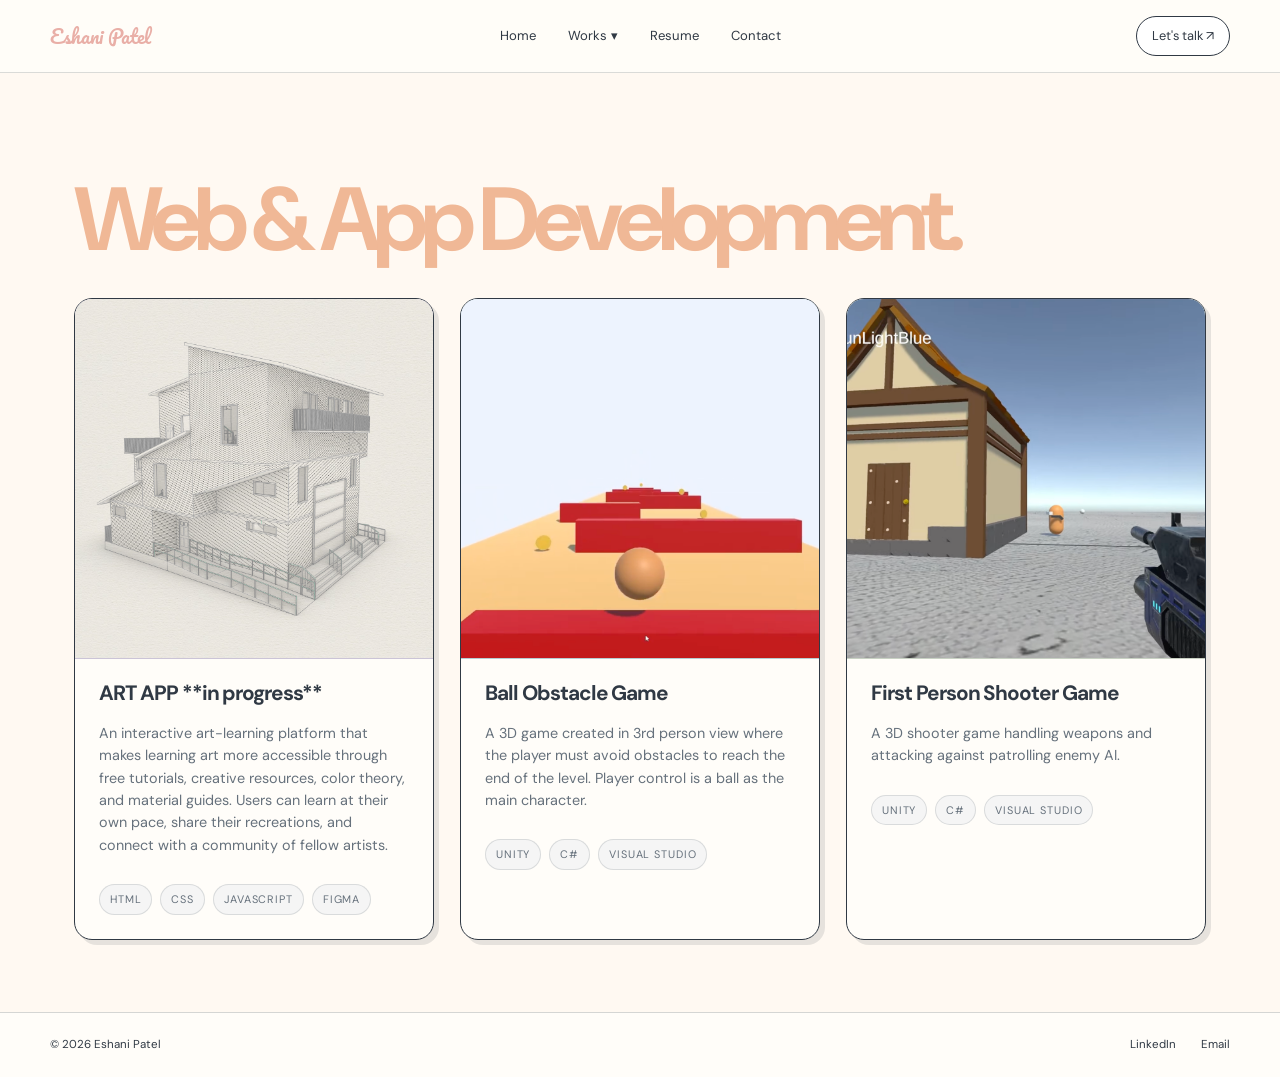
<file: WebAppDev.html>
<!DOCTYPE html>
<html lang="en">
<head>
  <meta charset="UTF-8">
  <meta name="viewport" content="width=device-width, initial-scale=1.0">
  <meta name="description" content="Web and app development portfolio work by Eshani Patel.">
  <title>Web &amp; App Development — Eshani Patel</title>

  <link rel="preconnect" href="https://fonts.googleapis.com">
  <link rel="preconnect" href="https://fonts.gstatic.com" crossorigin>
  <link href="https://fonts.googleapis.com/css2?family=DM+Sans:wght@400;500;600;700&family=Playfair+Display:ital,wght@0,500;0,600;1,500&family=Pacifico&display=swap" rel="stylesheet">
  <link rel="stylesheet" href="styles.css">
</head>
<body class="webappdev-page">
  <header class="site-header">
    <nav class="nav container" aria-label="Primary navigation">
      <a class="logo" href="index.html" aria-label="Eshani Patel home">Eshani Patel</a>

      <div class="nav-center">
        <a href="index.html">Home</a>
        <div class="nav-dropdown">
          <button class="nav-dropdown-toggle" type="button" aria-expanded="false">
            Works <span class="caret">▾</span>
          </button>
          <div class="nav-dropdown-menu">
            <a href="architecture.html">Architecture</a>
            <a href="uiux_graphicdesign.html">UI/UX &amp; Graphic Design</a>
            <a href="WebAppDev.html">Web &amp; App Development</a>
            <a href="illustrations.html">Illustrations</a>
            <a href="index.html">Content Creation</a>
          </div>
        </div>
        <a href="WebsiteResume_2026.pdf" target="_blank" rel="noopener noreferrer">Resume</a>
        <a href="index.html#contact">Contact</a>
      </div>

      <a class="nav-cta" href="index.html#contact">Let's talk <span>↗</span></a>

      <button class="menu-toggle" aria-expanded="false" aria-controls="nav-links">
        <span></span>
        <span></span>
        <span></span>
        <span class="sr-only">Open navigation</span>
      </button>

      <div class="mobile-links" id="nav-links">
        <a href="index.html">Home</a>
        <div class="mobile-dropdown">
          <button class="mobile-dropdown-toggle" type="button" aria-expanded="false">
            Works <span class="caret">▾</span>
          </button>
          <div class="mobile-dropdown-menu">
            <a href="architecture.html">Architecture</a>
            <a href="uiux_graphicdesign.html">UI/UX &amp; Graphic Design</a>
            <a href="WebAppDev.html">Web &amp; App Development</a>
            <a href="illustrations.html">Illustrations</a>
            <a href="index.html">Content Creation</a>
          </div>
        </div>
        <a href="WebsiteResume_2026.pdf" target="_blank" rel="noopener noreferrer">Resume</a>
        <a href="index.html#contact">Contact</a>
      </div>
    </nav>
  </header>

  <main class="main">
    <div class="container">
      <h1 class="page-title orange">Web &amp; App Development.</h1>

      <section class="project-grid" aria-label="Web and app development projects">
        
      <!-- Add web and app development project cards here -->

      <a class="project-card" href="webapp/art-app.html" aria-label="View ART APP project details">
        <div class="project-image">
          <img class="project-photo" src="architecture/AuburnHighland.png" alt="Rendering of Auburn Highland">
        </div>
        <div class="project-content">
          <h2 class="project-title">ART APP **in progress**</h2>
          <p class="project-description">An interactive art-learning platform that makes learning art more accessible through free tutorials, creative resources, color theory, and material guides. Users can learn at their own pace, share their recreations, and connect with a community of fellow artists.</p>
          <div class="project-tags">
            <span class="tag">HTML</span>
            <span class="tag">CSS</span>
            <span class="tag">Javascript</span>
            <span class="tag">Figma</span>
          </div>
        </div>
      </a>
    
        
      <a class="project-card" href="webapp/ball-game.html" aria-label="View Ball Obstacle Game project details">
        <div class="project-image">
          <img class="project-photo" src="webapp/ballgame.png" alt="Ball Obstacle Game cover image">
        </div>
        <div class="project-content">
          <h2 class="project-title">Ball Obstacle Game</h2>
          <p class="project-description">A 3D game created in 3rd person view where the player must avoid obstacles to reach the end of the level. Player control is a ball as the main character.</p>
          <div class="project-tags">
            <span class="tag">Unity</span>
            <span class="tag">C#</span>
            <span class="tag">Visual Studio</span>
          </div>
        </div>
      </a>
    
        
      <a class="project-card" href="webapp/shooter-game.html" aria-label="View First Person Shooter Game project details">
        <div class="project-image">
          <img class="project-photo" src="webapp/shootergame.png" alt="First Person Shooter Game cover image">
        </div>
        <div class="project-content">
          <h2 class="project-title">First Person Shooter Game</h2>
          <p class="project-description">A 3D shooter game handling weapons and attacking against patrolling enemy AI.</p>
          <div class="project-tags">
            <span class="tag">Unity</span>
            <span class="tag">C#</span>
            <span class="tag">Visual Studio</span>
          </div>
        </div>
      </a>
    
       <!-- Add more project cards as needed 
      <article class="project-card">
        <div class="project-image" aria-label="Project image placeholder">
          <span class="placeholder-icon" aria-hidden="true"></span>
        </div>
        <div class="project-content">
          <h2 class="project-title">Project Title</h2>
          <p class="project-description">Description</p>
          <div class="project-tags">
            <span class="tag">C#</span>
            <span class="tag">Javascript</span>
          </div>
        </div>
      </article>
    -->
      </section>
    </div>
  </main>

  <footer class="site-footer">
    <div class="container footer-inner">
      <span>© 2026 Eshani Patel</span>
      <div>
        <a href="https://www.linkedin.com/in/eshani-patel/" target="_blank" rel="noopener noreferrer">LinkedIn</a>
        <a href="mailto:eshani2020@gmail.com">Email</a>
      </div>
    </div>
  </footer>

  <script>
    const menuToggle = document.querySelector('.menu-toggle');
    const mobileLinks = document.querySelector('.mobile-links');
    const navDropdown = document.querySelector('.nav-dropdown');
    const navDropdownToggle = document.querySelector('.nav-dropdown-toggle');
    const mobileDropdown = document.querySelector('.mobile-dropdown');
    const mobileDropdownToggle = document.querySelector('.mobile-dropdown-toggle');

    const closeDesktopDropdown = () => {
      navDropdown?.classList.remove('open');
      navDropdownToggle?.setAttribute('aria-expanded', 'false');
    };

    const closeMobileDropdown = () => {
      mobileDropdown?.classList.remove('open');
      mobileDropdownToggle?.setAttribute('aria-expanded', 'false');
    };

    navDropdownToggle?.addEventListener('click', () => {
      const isOpen = navDropdown.classList.contains('open');
      navDropdown.classList.toggle('open', !isOpen);
      navDropdownToggle.setAttribute('aria-expanded', String(!isOpen));
    });

    mobileDropdownToggle?.addEventListener('click', () => {
      const isOpen = mobileDropdown.classList.contains('open');
      mobileDropdown.classList.toggle('open', !isOpen);
      mobileDropdownToggle.setAttribute('aria-expanded', String(!isOpen));
    });

    document.addEventListener('click', (event) => {
      if (!navDropdown?.contains(event.target)) {
        closeDesktopDropdown();
      }
      if (!mobileDropdown?.contains(event.target)) {
        closeMobileDropdown();
      }
    });

    menuToggle?.addEventListener('click', () => {
      const isExpanded = menuToggle.getAttribute('aria-expanded') === 'true';
      menuToggle.setAttribute('aria-expanded', String(!isExpanded));
      mobileLinks.classList.toggle('open');
    });

    mobileLinks?.querySelectorAll('a').forEach(link => {
      link.addEventListener('click', () => {
        menuToggle.setAttribute('aria-expanded', 'false');
        mobileLinks.classList.remove('open');
      });
    });
  </script>
</body>
</html>
</file>
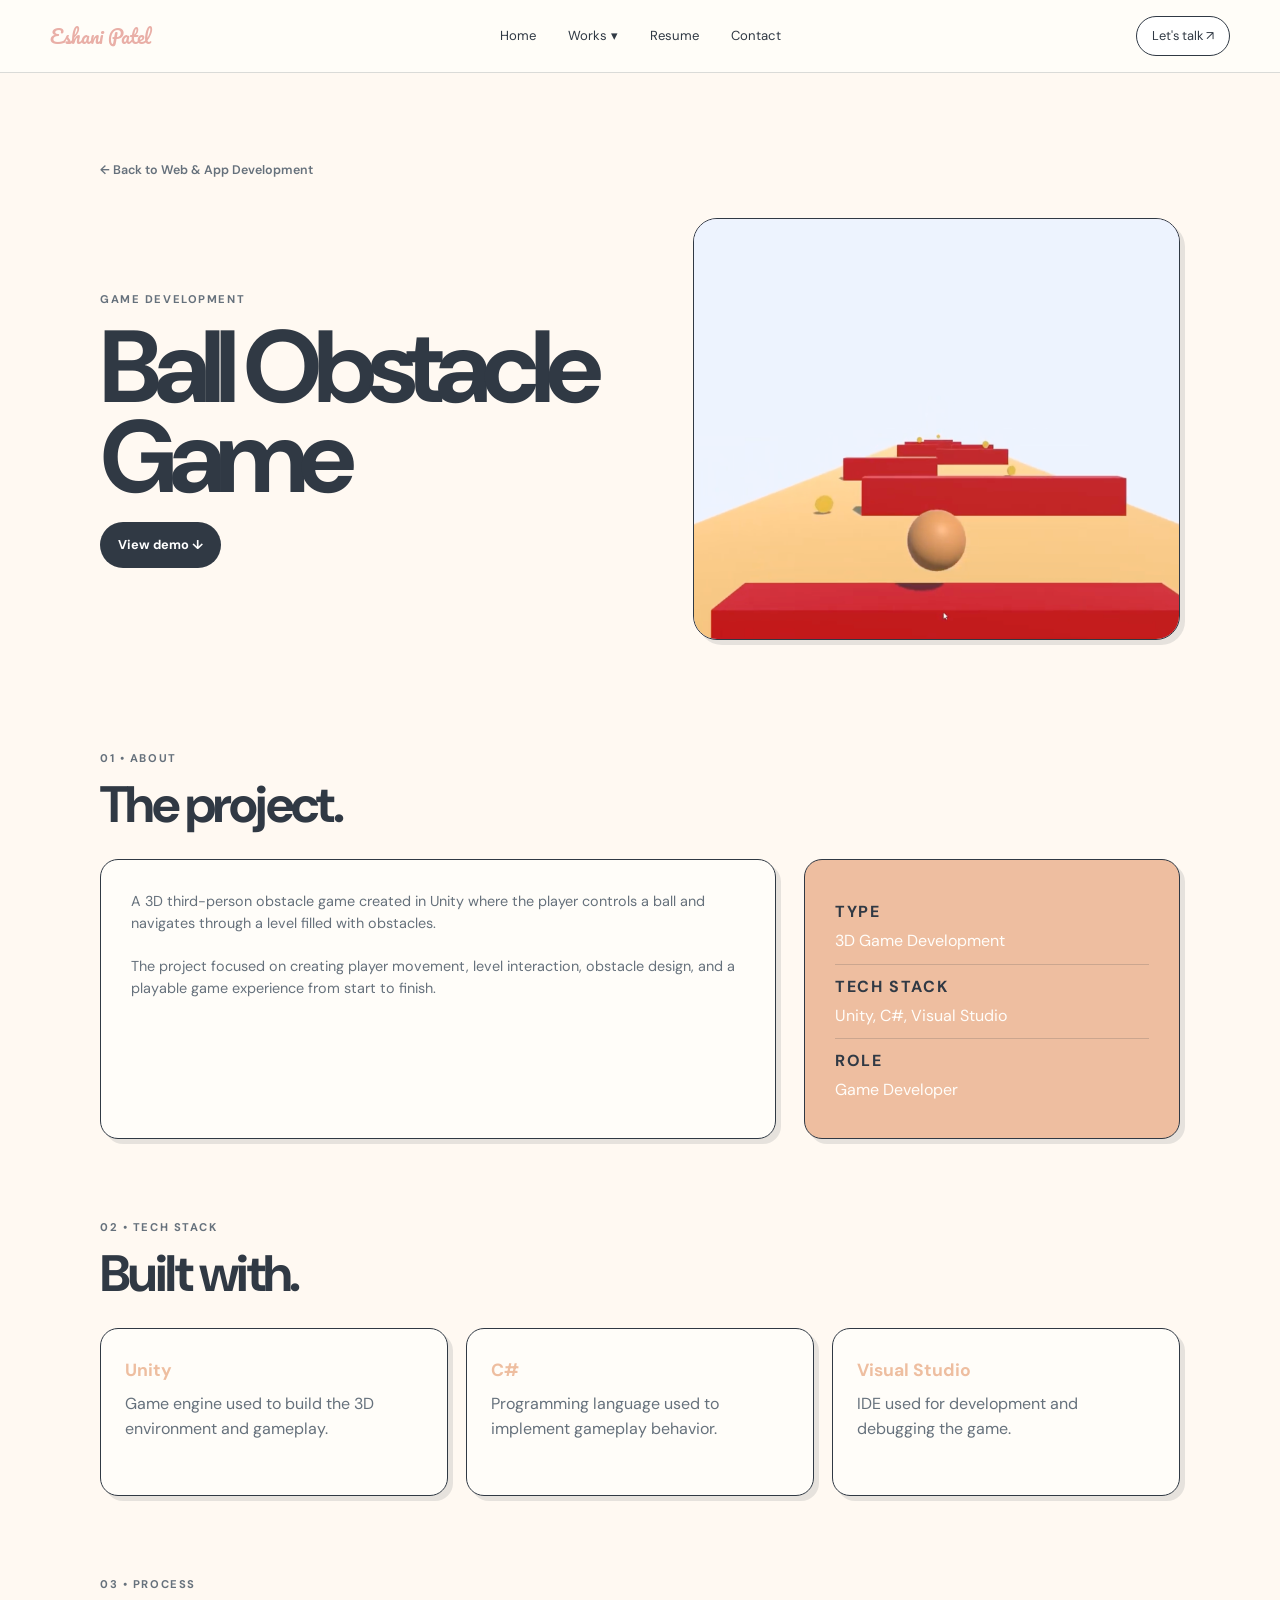
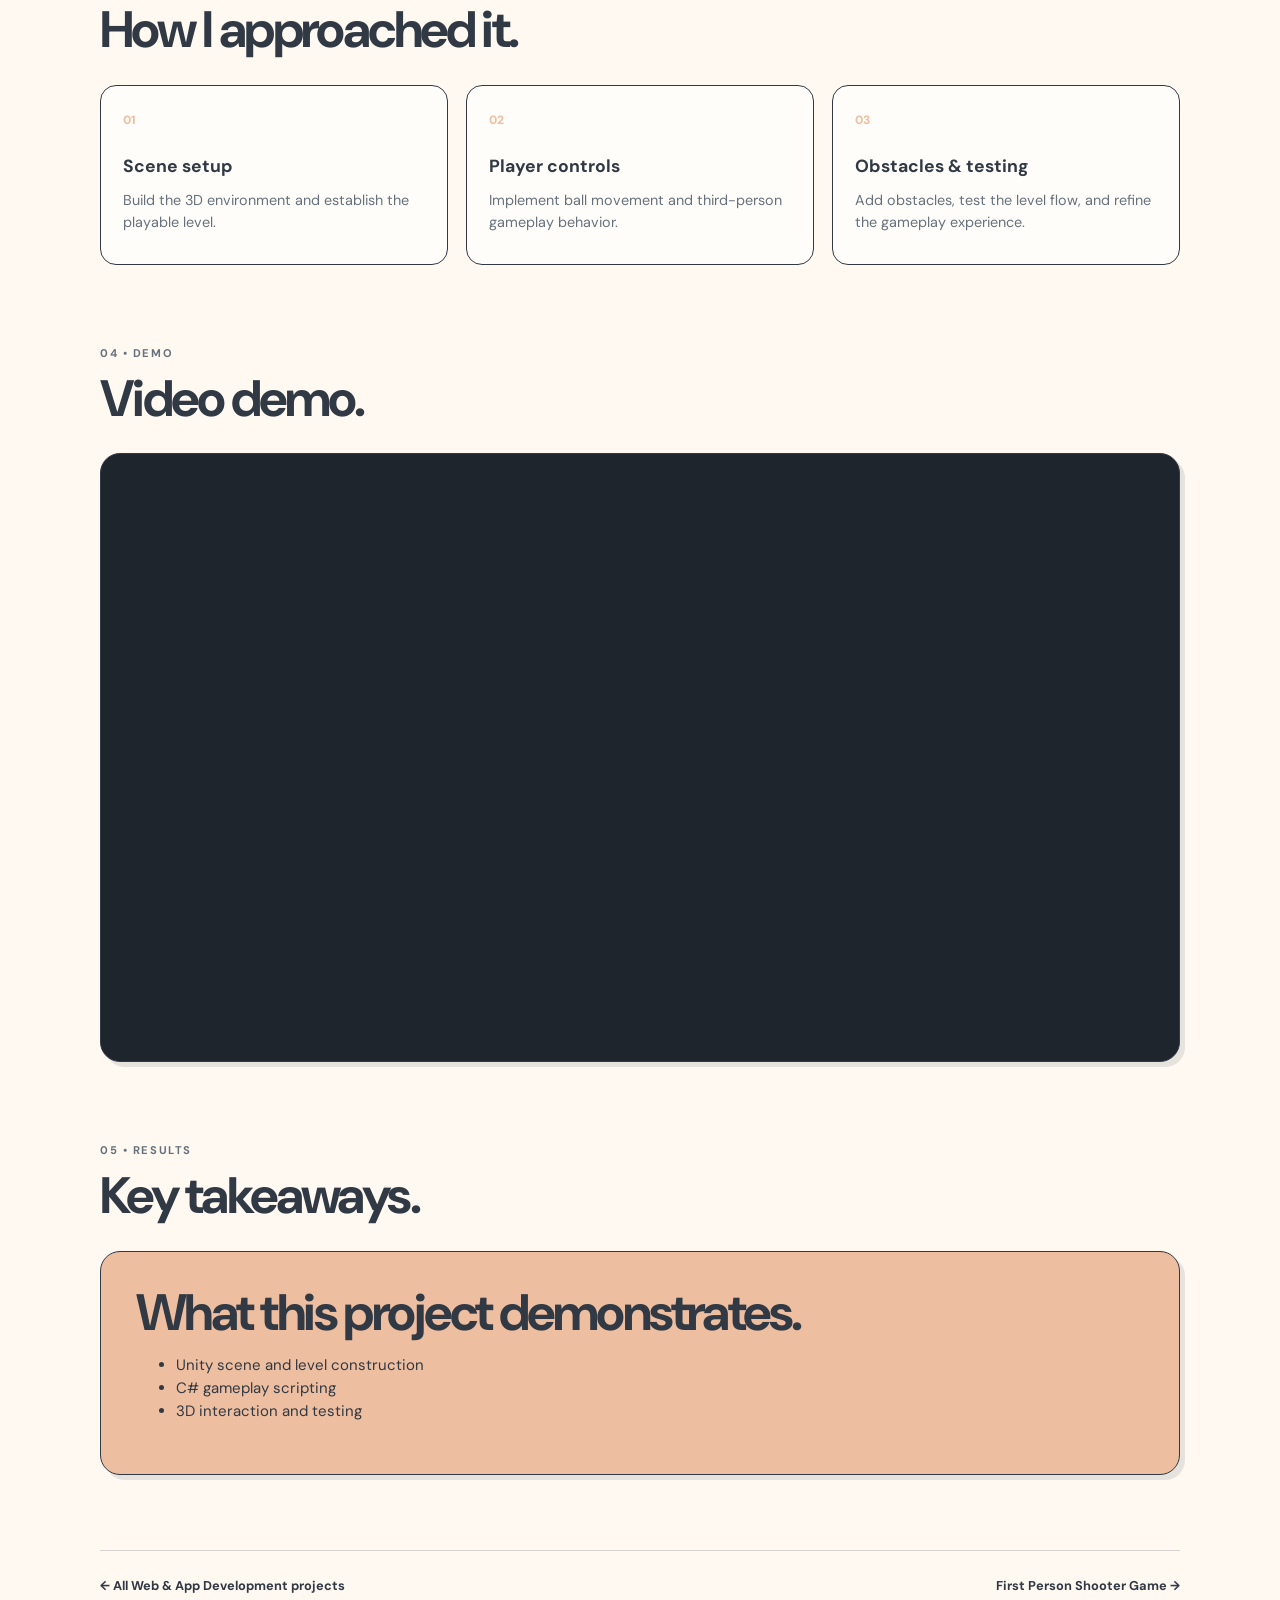
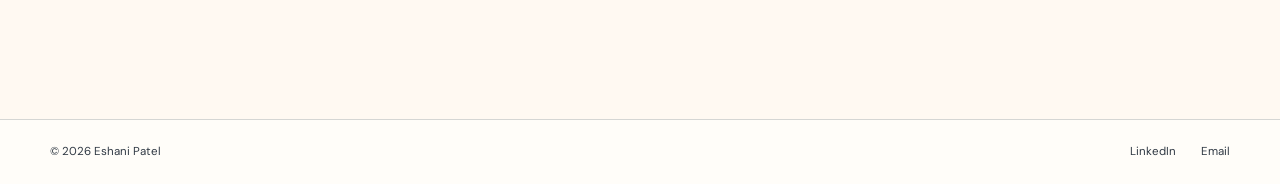
<file: webapp/ball-game.html>
<!DOCTYPE html>
<html lang="en">
<head>
  <meta charset="UTF-8">
  <meta name="viewport" content="width=device-width, initial-scale=1.0">
  <meta name="description" content="Ball Obstacle Game project case study by Eshani Patel.">
  <title>Ball Obstacle Game — Eshani Patel</title>
  <link rel="preconnect" href="https://fonts.googleapis.com">
  <link rel="preconnect" href="https://fonts.gstatic.com" crossorigin>
  <link href="https://fonts.googleapis.com/css2?family=DM+Sans:wght@400;500;600;700&family=Playfair+Display:ital,wght@0,500;0,600;1,500&family=Pacifico&display=swap" rel="stylesheet">
  <link rel="stylesheet" href="../webapp/webapp_styles.css">
</head>
<body>
  <header class="site-header">
    <nav class="nav container" aria-label="Primary navigation">
      <a class="logo" href="../index.html">Eshani Patel</a>
      <div class="nav-center">
        <a href="../index.html">Home</a>
        <div class="nav-dropdown">
          <button class="nav-dropdown-toggle" type="button" aria-expanded="false">
            Works <span>▾</span>
          </button>
          <div class="nav-dropdown-menu">
            <a href="../architecture.html">Architecture</a>
            <a href="../uiux_graphicdesign.html">UI/UX &amp; Graphic Design</a>
            <a href="../WebAppDev.html">Web &amp; App Development</a>
            <a href="../illustrations.html">Illustrations</a>
          </div>
        </div>
        <a href="../WebsiteResume_2026.pdf" target="_blank" rel="noopener noreferrer">Resume</a>
        <a href="../index.html#contact">Contact</a>
      </div>
      <a class="nav-cta" href="../index.html#contact">Let's talk <span>↗</span></a>
    </nav>
  </header>

  <main class="project-detail-main">
    <a class="project-back" href="../WebAppDev.html">← Back to Web &amp; App Development</a>

    <section class="project-hero">
      <div class="project-hero-copy">
        <p class="eyebrow">Game Development</p>
        <h1 class="project-hero-title">Ball Obstacle Game</h1>
        
        <div class="project-actions">
          <a class="button button-dark" href="#demo">View demo ↓</a>
          <!-- <a class="button" href="#screenshots">View visuals ↓</a> -->
        </div>
      </div>
      <div class="project-hero-image">
        <img src="../webapp/ballgame.png" alt="Ball Obstacle Game preview">
      </div>
    </section>

    <section class="case-section about-section">
  <div class="project-section-heading">
    <div>
      <p class="eyebrow">01 • ABOUT</p>
      <h2>The project.</h2>
    </div>

  </div>

  <div class="about-layout">

    <div class="about-card">
      <p>
        A 3D third-person obstacle game created in Unity where
        the player controls a ball and navigates through a level
        filled with obstacles.
      </p>

      <p>
        The project focused on creating player movement,
        level interaction, obstacle design, and a playable
        game experience from start to finish.
      </p>
    </div>

    <aside class="glance-card">

      <div class="glance-item">
        <strong>TYPE</strong>
        <span>3D Game Development</span>
      </div>

      <div class="glance-item">
        <strong>TECH STACK</strong>
        <span>Unity, C#, Visual Studio</span>
      </div>

      <div class="glance-item">
        <strong>ROLE</strong>
        <span>Game Developer</span>
      </div>
    </aside>

  </div>

</section>

<section class="project-section"></section>
  <div class="project-section-heading">
    <div>
      <p class="eyebrow">02 • TECH STACK</p>
      <h2>Built with.</h2>
    </div>

  </div>

    <div class="tech-grid">

  <article class="tech-card">
    <h3>Unity</h3>
    <p>Game engine used to build the 3D environment and gameplay.</p>
  </article>

  <article class="tech-card">
    <h3>C#</h3>
    <p>Programming language used to implement gameplay behavior.</p>
  </article>

  <article class="tech-card">
    <h3>Visual Studio</h3>
    <p>IDE used for development and debugging the game.</p>
  </article>

</div>
</section>

    <section class="project-section">
      <div class="project-section-heading">
        <p class="eyebrow">03 • Process</p>
        <h2>How I approached it.</h2>
      </div>
      <div class="process-grid"><article class="process-card">
          <span class="process-number">01</span>
          <h3>Scene setup</h3>
          <p>Build the 3D environment and establish the playable level.</p>
        </article><article class="process-card">
          <span class="process-number">02</span>
          <h3>Player controls</h3>
          <p>Implement ball movement and third-person gameplay behavior.</p>
        </article><article class="process-card">
          <span class="process-number">03</span>
          <h3>Obstacles & testing</h3>
          <p>Add obstacles, test the level flow, and refine the gameplay experience.</p>
        </article></div>
    </section>


    <section class="project-section" id="demo">
      <div class="project-section-heading">
        <p class="eyebrow">04 • Demo</p>
        <h2>Video demo.</h2>
      </div>
      <div class="video-container">
        <iframe
          src="https://www.youtube.com/embed/Px40XVm0dH4"
          title="Ball Obstacle Game Demo"
         frameborder="0"
          allow="accelerometer; autoplay; clipboard-write; encrypted-media; gyroscope; picture-in-picture; web-share"
          allowfullscreen>
       </iframe>
    </div>
    </section>

    <section class="project-section">
      <div class="project-section-heading">
        <p class="eyebrow">05 • Results</p>
        <h2>Key takeaways.</h2>
      </div>
      <div class="recruiter-summary">
        <h2>What this project demonstrates.</h2>
        <ul><li>Unity scene and level construction</li><li>C# gameplay scripting</li><li>3D interaction and testing</li></ul>
      </div>
    </section>

    <div class="project-next">
      <a href="../WebAppDev.html">← All Web & App Development projects</a>
      <a href="shooter-game.html">First Person Shooter Game →</a>
    </div>

  </main>

  <footer class="site-footer">
    <div class="container footer-inner">
      <span>© 2026 Eshani Patel</span>
      <div>
        <a href="https://www.linkedin.com/in/eshani-patel/" target="_blank" rel="noopener noreferrer">LinkedIn</a>
        <a href="mailto:eshani2020@gmail.com">Email</a>
      </div>
    </div>
  </footer>

  <script>
    const dropdown = document.querySelector('.nav-dropdown');
    const toggle = document.querySelector('.nav-dropdown-toggle');
    toggle?.addEventListener('click', () => {
      const open = dropdown.classList.toggle('open');
      toggle.setAttribute('aria-expanded', String(open));
    });
    document.addEventListener('click', (event) => {
      if (!dropdown?.contains(event.target)) {
        dropdown?.classList.remove('open');
        toggle?.setAttribute('aria-expanded', 'false');
      }
    });
  </script>
</body>
</html>
</file>
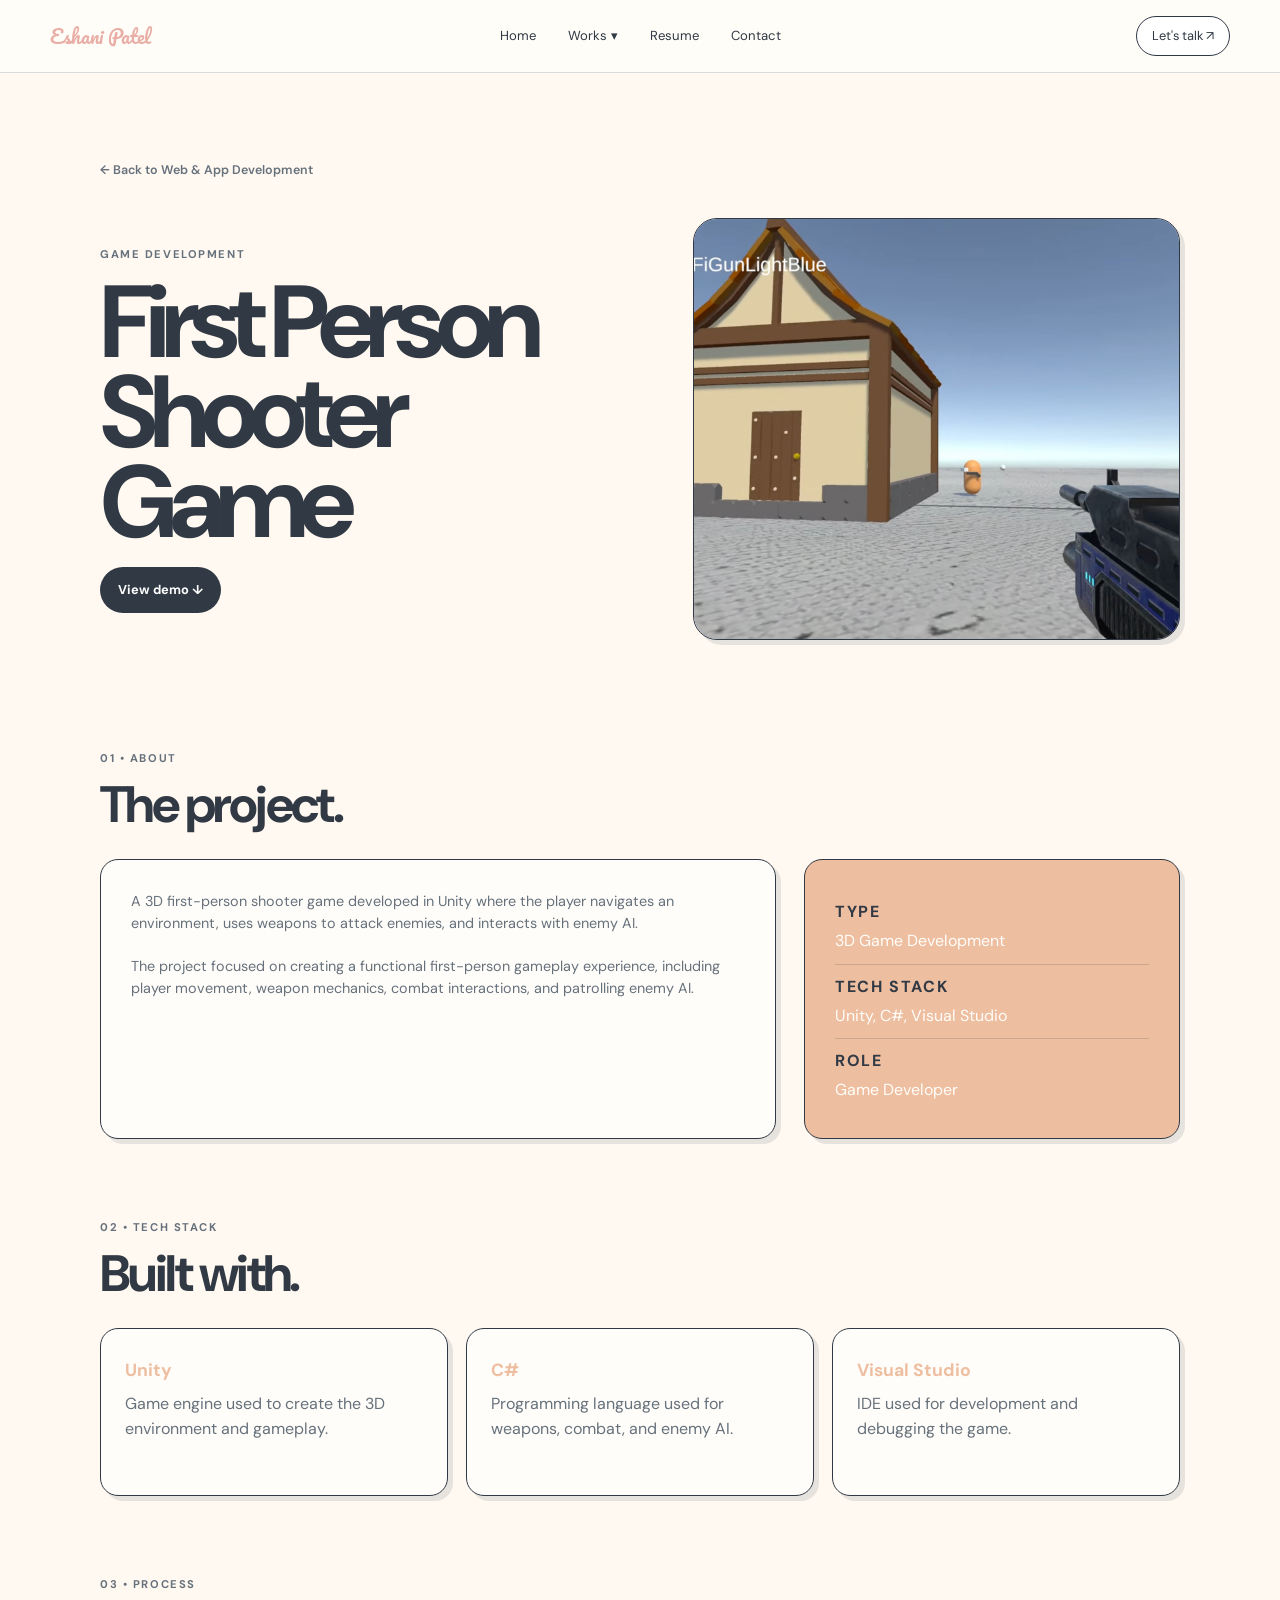
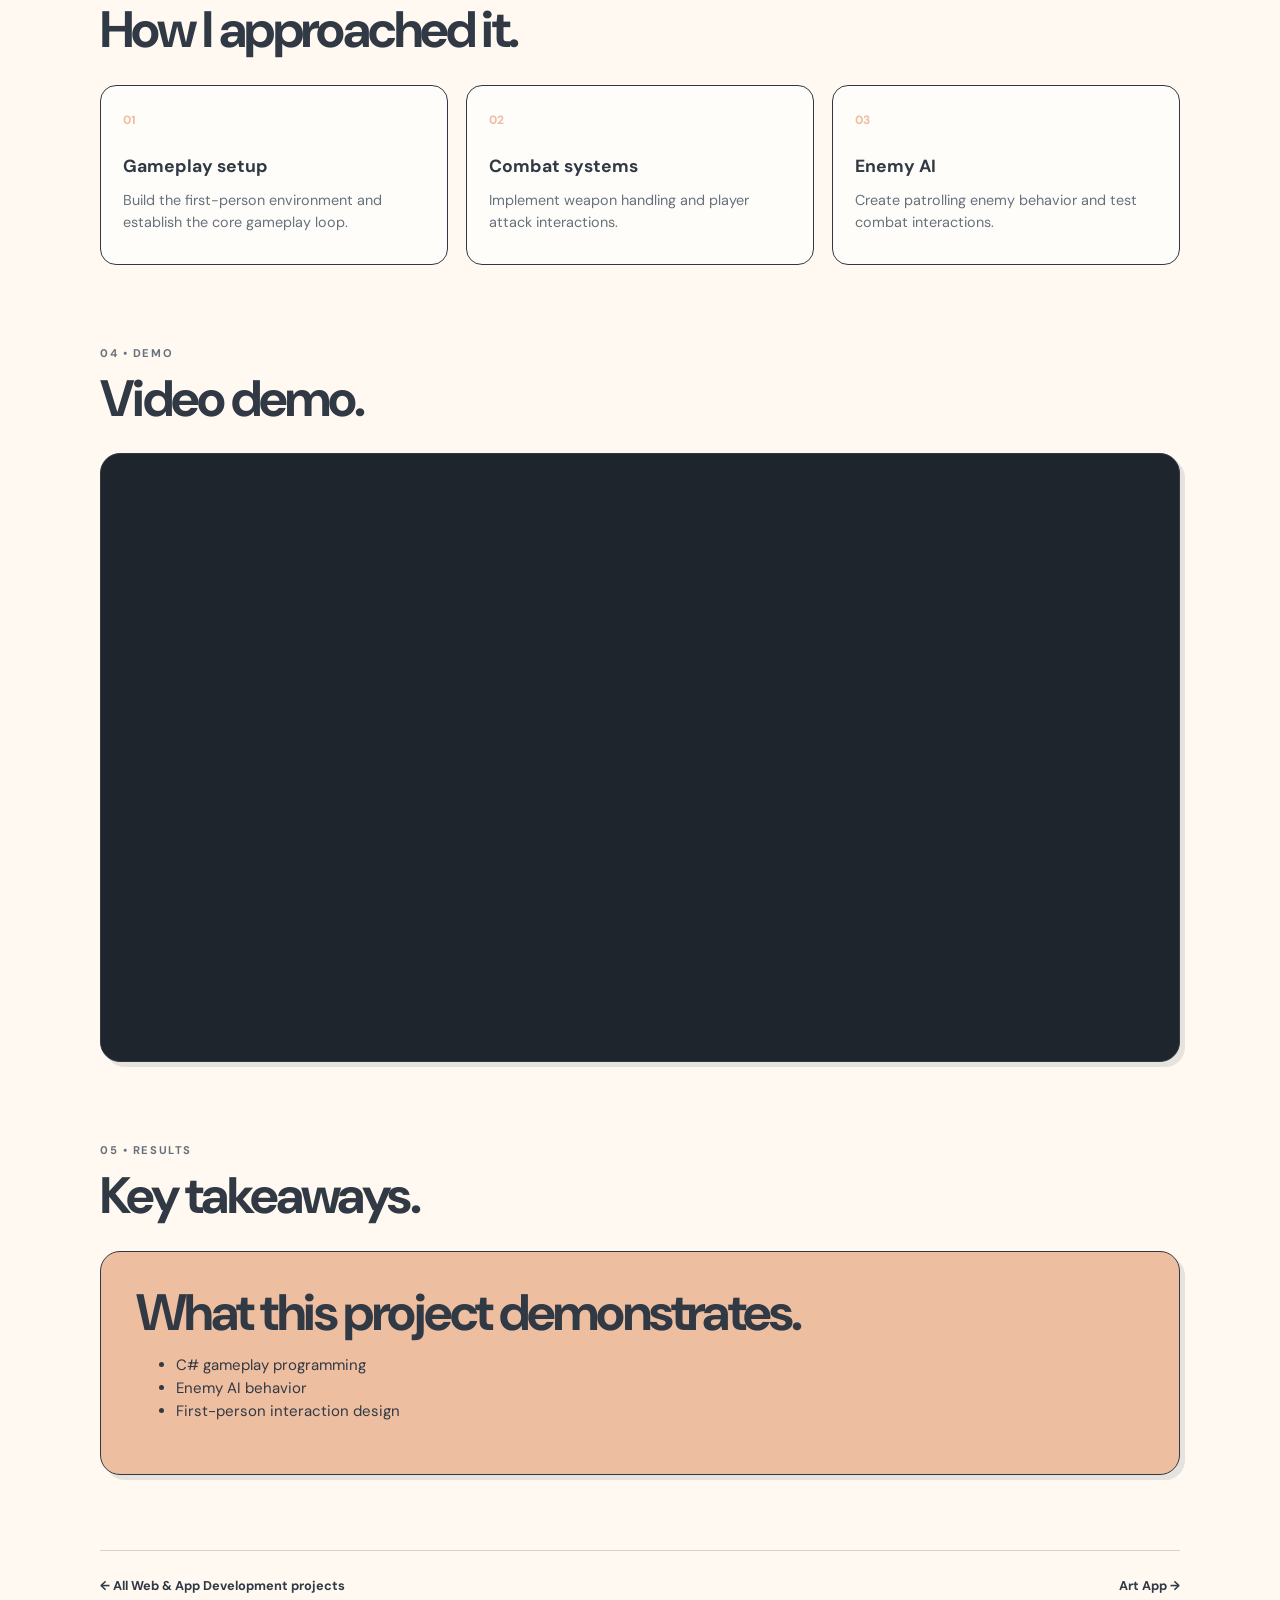
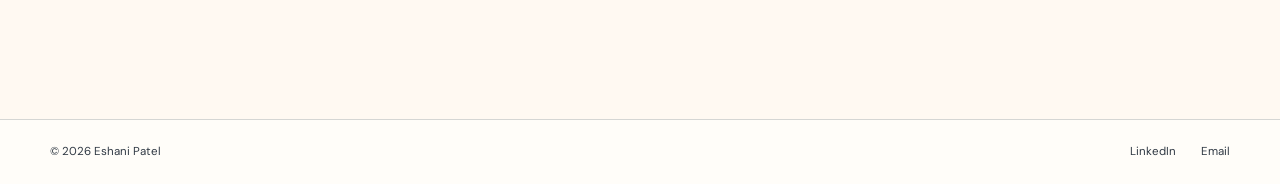
<file: webapp/shooter-game.html>
<!DOCTYPE html>
<html lang="en">
<head>
  <meta charset="UTF-8">
  <meta name="viewport" content="width=device-width, initial-scale=1.0">
  <meta name="description" content="First Person Shooter Game project case study by Eshani Patel.">
  <title>First Person Shooter Game — Eshani Patel</title>
  <link rel="preconnect" href="https://fonts.googleapis.com">
  <link rel="preconnect" href="https://fonts.gstatic.com" crossorigin>
  <link href="https://fonts.googleapis.com/css2?family=DM+Sans:wght@400;500;600;700&family=Playfair+Display:ital,wght@0,500;0,600;1,500&family=Pacifico&display=swap" rel="stylesheet">
  <link rel="stylesheet" href="../webapp/webapp_styles.css">
</head>
<body>
  <header class="site-header">
    <nav class="nav container" aria-label="Primary navigation">
      <a class="logo" href="../index.html">Eshani Patel</a>
      <div class="nav-center">
        <a href="../index.html">Home</a>
        <div class="nav-dropdown">
          <button class="nav-dropdown-toggle" type="button" aria-expanded="false">
            Works <span>▾</span>
          </button>
          <div class="nav-dropdown-menu">
            <a href="../architecture.html">Architecture</a>
            <a href="../uiux_graphicdesign.html">UI/UX &amp; Graphic Design</a>
            <a href="../WebAppDev.html">Web &amp; App Development</a>
            <a href="../illustrations.html">Illustrations</a>
          </div>
        </div>
        <a href="../WebsiteResume_2026.pdf" target="_blank" rel="noopener noreferrer">Resume</a>
        <a href="../index.html#contact">Contact</a>
      </div>
      <a class="nav-cta" href="../index.html#contact">Let's talk <span>↗</span></a>
    </nav>
  </header>

  <main class="project-detail-main">
    <a class="project-back" href="../WebAppDev.html">← Back to Web &amp; App Development</a>

    <section class="project-hero">
      <div class="project-hero-copy">
        <p class="eyebrow">Game Development</p>
        <h1 class="project-hero-title">First Person Shooter Game</h1>
    
        <div class="project-actions">
          <a class="button button-dark" href="#demo">View demo ↓</a>
          <!-- <a class="button" href="#screenshots">View visuals ↓</a> -->
        </div>
      </div>
      <div class="project-hero-image">
        <img src="../webapp/shootergame.png" alt="First Person Shooter Game preview">
      </div>
    </section>

    <section class="case-section about-section">

  <div class="project-section-heading">
    <div>
      <p class="eyebrow">01 • ABOUT</p>
      <h2>The project.</h2>
    </div>

  </div>

  <div class="about-layout">

    <div class="about-card">
      <p>
        A 3D first-person shooter game developed in Unity where
        the player navigates an environment, uses weapons to
        attack enemies, and interacts with enemy AI.
      </p>

      <p>
        The project focused on creating a functional first-person
        gameplay experience, including player movement, weapon
        mechanics, combat interactions, and patrolling enemy AI.
      </p>
    </div>

    <aside class="glance-card">

      <div class="glance-item">
        <strong>TYPE</strong>
        <span>3D Game Development</span>
      </div>

      <div class="glance-item">
        <strong>TECH STACK</strong>
        <span>Unity, C#, Visual Studio</span>
      </div>

      <div class="glance-item">
        <strong>ROLE</strong>
        <span>Game Developer</span>
      </div>

    </aside>

  </div>

</section>

    <section class="project-section">

      <div class="project-section-heading">
    <div>
      <p class="eyebrow">02 • TECH STACK</p>
      <h2>Built with.</h2>
    </div>

  </div>
      <div class="tech-grid">

  <article class="tech-card">
    <h3>Unity</h3>
    <p>Game engine used to create the 3D environment and gameplay.</p>
  </article>

  <article class="tech-card">
    <h3>C#</h3>
    <p>Programming language used for weapons, combat, and enemy AI.</p>
  </article>

  <article class="tech-card">
    <h3>Visual Studio</h3>
    <p>IDE used for development and debugging the game.</p>
  </article>

</div>
    </section>

    <section class="project-section">
      <div class="project-section-heading">
        <p class="eyebrow">03 • Process</p>
        <h2>How I approached it.</h2>
      </div>
      <div class="process-grid"><article class="process-card">
          <span class="process-number">01</span>
          <h3>Gameplay setup</h3>
          <p>Build the first-person environment and establish the core gameplay loop.</p>
        </article><article class="process-card">
          <span class="process-number">02</span>
          <h3>Combat systems</h3>
          <p>Implement weapon handling and player attack interactions.</p>
        </article><article class="process-card">
          <span class="process-number">03</span>
          <h3>Enemy AI</h3>
          <p>Create patrolling enemy behavior and test combat interactions.</p>
        </article></div>
    </section>

    <section class="project-section" id="demo">
      <div class="project-section-heading">
        <p class="eyebrow">04 • Demo</p>
        <h2>Video demo.</h2>
      </div>
      <div class="video-container">
        <iframe
          src="https://www.youtube.com/embed/kDiH2ZcBc6I"
          title="First Person Shooter Game Demo"
         frameborder="0"
          allow="accelerometer; autoplay; clipboard-write; encrypted-media; gyroscope; picture-in-picture; web-share"
          allowfullscreen>
       </iframe>
    </div>
    </section>

    <section class="project-section">
      <div class="project-section-heading">
        <p class="eyebrow">05 • Results</p>
        <h2>Key takeaways.</h2>
      </div>
      <div class="recruiter-summary">
        <h2>What this project demonstrates.</h2>
        <ul><li>C# gameplay programming</li><li>Enemy AI behavior</li><li>First-person interaction design</li></ul>
      </div>
    </section>

    <div class="project-next">
      <a href="../WebAppDev.html">← All Web & App Development projects</a>
      <a href="art-app.html">Art App →</a>
    </div>

  </main>

  <footer class="site-footer">
    <div class="container footer-inner">
      <span>© 2026 Eshani Patel</span>
      <div>
        <a href="https://www.linkedin.com/in/eshani-patel/" target="_blank" rel="noopener noreferrer">LinkedIn</a>
        <a href="mailto:eshani2020@gmail.com">Email</a>
      </div>
    </div>
  </footer>

  <script>
    const dropdown = document.querySelector('.nav-dropdown');
    const toggle = document.querySelector('.nav-dropdown-toggle');
    toggle?.addEventListener('click', () => {
      const open = dropdown.classList.toggle('open');
      toggle.setAttribute('aria-expanded', String(open));
    });
    document.addEventListener('click', (event) => {
      if (!dropdown?.contains(event.target)) {
        dropdown?.classList.remove('open');
        toggle?.setAttribute('aria-expanded', 'false');
      }
    });
  </script>
</body>
</html>
</file>
<file: styles.css>
/* =========================================
   DESIGN TOKENS
   ========================================= */
:root {
  --cream: #fff9f2;
  --paper: #fffdf9;
  --ink: #303944;
  --muted: #66717c;
  --rose: #f3c8c1;
  --coral: #e9afa7;
  --lav: #dcd3e8;
  --butter: #f6e7b4;
  --sage: #d9e2d1;
  --blue: #c5dde2;
  --orange: #f0b896;
  --white: #fff;
  --shadow: 5px 5px 0 rgba(48, 57, 68, 0.12);
  --max: 1180px;
}

/* =========================================
   BASE / RESET
   ========================================= */
* {
  box-sizing: border-box;
}

html {
  scroll-behavior: smooth;
  scroll-padding-top: 75px;
}

body {
  margin: 0;
  background: var(--cream);
  color: var(--ink);
  font: 15px/1.55 'DM Sans', Arial, sans-serif;
}

a {
  color: inherit;
}

img {
  max-width: 100%;
  display: block;
}

.container {
  width: min(calc(100% - 48px), var(--max));
  margin: auto;
}

.section {
  padding: 105px 0;
}

h1,
h2,
h3,
p {
  margin-top: 0;
}

h2 {
  font-size: clamp(2rem, 4vw, 3.5rem);
  line-height: 1.02;
  letter-spacing: -0.05em;
}

.eyebrow {
  font-size: 0.7rem;
  font-weight: 700;
  letter-spacing: 0.14em;
  text-transform: uppercase;
  color: var(--muted);
}

/* =========================================
   LAYOUT / UTILITY STYLES
   ========================================= */
.site-header {
  position: sticky;
  top: 0;
  z-index: 100;
  background: #fffdf9e8;
  border-bottom: 1px solid #3039442d;
  backdrop-filter: blur(14px);
}

.nav {
  min-height: 72px;
  display: grid;
  grid-template-columns: 1fr auto 1fr;
  align-items: center;
}

.logo {
  font: 1.2rem 'Pacifico', cursive;
  color: var(--coral);
  text-decoration: none;
}

.nav-center {
  display: flex;
  gap: 6px;
  align-items: center;
}

.nav-center a,
.nav-dropdown-toggle {
  padding: 8px 13px;
  border-radius: 999px;
  font-size: 0.82rem;
  text-decoration: none;
  line-height: 1.2;
}

.nav-center a:hover,
.nav-center .active,
.nav-dropdown-toggle:hover {
  background: var(--butter);
}

.nav-dropdown {
  position: relative;
}

.nav-dropdown-toggle {
  border: 0;
  background: transparent;
  color: inherit;
  font-family: inherit;
  cursor: pointer;
  display: flex;
  align-items: center;
  gap: 4px;
}

.nav-dropdown-menu {
  position: absolute;
  top: calc(100% + 8px);
  left: 0;
  display: none;
  flex-direction: column;
  min-width: 220px;
  padding: 10px;
  border: 1px solid var(--ink);
  border-radius: 14px;
  background: var(--paper);
  box-shadow: var(--shadow);
  z-index: 30;
}

.nav-dropdown.open .nav-dropdown-menu {
  display: flex;
}

.nav-dropdown-menu a {
  padding: 8px 10px;
  border-radius: 10px;
  text-decoration: none;
  font-size: 0.8rem;
}

.nav-dropdown-menu a:hover {
  background: var(--butter);
}

.nav-cta {
  justify-self: end;
  padding: 9px 15px;
  border: 1px solid var(--ink);
  border-radius: 999px;
  text-decoration: none;
  font-size: 0.8rem;
  background: #fff;
}

.menu-toggle,
.mobile-links {
  display: none;
}

/* =========================================
   HERO
   ========================================= */
.hero {
  position: relative;
  min-height: calc(100vh - 72px);
  overflow: hidden;
  display: grid;
  align-items: center;
  background: radial-gradient(circle at 78% 38%, #dcd3e8a6, transparent 23%),
    radial-gradient(circle at 8% 90%, #c5dde299, transparent 20%),
    var(--cream);
}

.hero-grid {
  position: relative;
  z-index: 2;
  display: grid;
  grid-template-columns: 1fr 0.85fr;
  gap: 70px;
  align-items: center;
  padding: 35px 0 80px;
}

.hero-kicker {
  width: max-content;
  display: flex;
  align-items: center;
  gap: 9px;
  margin-bottom: 28px;
  padding: 8px 13px;
  border: 1px solid #30394440;
  border-radius: 999px;
  background: #ffffffa8;
  font-size: 0.68rem;
  letter-spacing: 0.05em;
  text-transform: uppercase;
}

.dot {
  width: 7px;
  height: 7px;
  border-radius: 50%;
  background: var(--coral);
}

.hero-pretitle {
  margin-bottom: 0;
  font: italic clamp(2rem, 4vw, 3.8rem) 'Playfair Display', serif;
}

.hero-name-spacer {
  height: 18px;
}

.hero h1 {
  margin: 0 0 22px;
  font-size: clamp(5rem, 12vw, 10.5rem);
  line-height: 0.78;
  letter-spacing: -0.09em;
}

.hero h1 span {
  color: var(--coral);
}

.hero-lead {
  max-width: 600px;
  margin-bottom: 30px;
  color: var(--muted);
  font-size: clamp(1rem, 1.5vw, 1.2rem);
}

.hero-actions {
  display: flex;
  align-items: center;
  gap: 23px;
}

.button {
  display: inline-flex;
  gap: 16px;
  padding: 13px 18px;
  border-radius: 999px;
  text-decoration: none;
  font-size: 0.8rem;
  font-weight: 700;
}

.button-dark {
  background: var(--ink);
  color: #fff;
}

.text-link {
  font-size: 0.8rem;
  text-underline-offset: 4px;
}

.hero-notes {
  display: flex;
  gap: 25px;
  margin-top: 52px;
  color: var(--muted);
  font-size: 0.65rem;
  text-transform: uppercase;
  letter-spacing: 0.08em;
}

.hero-visual {
  position: relative;
  min-height: 610px;
}

.portrait-frame {
  position: absolute;
  z-index: 3;
  top: 45px;
  right: 65px;
  width: min(390px, 80%);
  aspect-ratio: 4 / 5;
  overflow: hidden;
  padding: 13px;
  border: 1.5px solid var(--ink);
  border-radius: 48% 48% 20% 20%;
  background: #fff;
  transform: rotate(3deg);
  box-shadow: 12px 12px 0 var(--butter);
}

.portrait-frame img {
  width: 100%;
  height: 100%;
  object-fit: cover;
  border-radius: 42% 42% 15% 15%;
  background: var(--lav);
}

.floating-card {
  position: absolute;
  z-index: 5;
  display: grid;
  grid-template-columns: 30px 1fr;
  column-gap: 8px;
  padding: 12px 15px;
  border: 1px solid var(--ink);
  border-radius: 12px;
  background: #fffdf9ed;
  box-shadow: var(--shadow);
}

.floating-card strong {
  font-size: 0.76rem;
}

.floating-card small {
  grid-column: 2;
  color: var(--muted);
  font-size: 0.64rem;
}

.mini-label {
  color: var(--coral);
  font-size: 0.65rem;
  font-weight: 700;
}

.card-top {
  top: 75px;
  left: 0;
  transform: rotate(-4deg);
}

.card-bottom {
  right: 0;
  bottom: 105px;
  transform: rotate(3deg);
}

.scribble {
  position: absolute;
  z-index: 6;
  right: 5px;
  top: 2px;
  font: italic 1rem/1.1 'Playfair Display', serif;
  transform: rotate(8deg);
}

.shape {
  position: absolute;
  border-radius: 50%;
}

.shape-pink {
  width: 120px;
  height: 120px;
  left: 8px;
  bottom: 85px;
  background: var(--rose);
  opacity: 0.75;
}

.shape-blue {
  width: 75px;
  height: 75px;
  right: 35px;
  top: 310px;
  background: var(--blue);
  opacity: 0.8;
}

.hero-orbit {
  position: absolute;
  border: 1px solid #3039441a;
  border-radius: 50%;
}

.orbit-one {
  width: 600px;
  height: 600px;
  right: -160px;
  top: 30px;
}

.orbit-two {
  width: 900px;
  height: 900px;
  right: -320px;
  top: -120px;
}

.scroll-note {
  position: absolute;
  bottom: 60px;
  left: max(24px, calc((100vw - var(--max)) / 2));
  display: flex;
  align-items: center;
  gap: 13px;
  color: var(--muted);
  font-size: 0.65rem;
  text-transform: uppercase;
  letter-spacing: 0.12em;
}

.scroll-note .line {
  width: 60px;
  height: 1px;
  background: var(--muted);
}

/* =========================================
   ABOUT
   ========================================= */
.about {
  background: var(--lav);
}

.about-grid {
  display: grid;
  grid-template-columns: 0.7fr 1.3fr;
  gap: 100px;
}

.about-title h2 {
  font-size: clamp(3.5rem, 6vw, 6rem);
  margin: 0;
}

.about-title em,
.contact-intro em {
  color: var(--coral);
  font: 500 1em 'Playfair Display', serif;
}

.about-copy {
  padding-top: 25px;
}

.about-copy p {
  max-width: 720px;
  margin-bottom: 16px;
  font-size: 0.9rem;
}

.about-copy .about-intro {
  font-size: 1.25rem;
  line-height: 1.45;
}

.closing-line {
  margin-top: 26px;
  font-weight: 700;
  font-style: italic;
}

/* =========================================
   WORKS
   ========================================= */
.works {
  background: var(--paper);
}

.section-heading {
  display: flex;
  align-items: end;
  justify-content: space-between;
  gap: 30px;
  margin-bottom: 48px;
}

.section-heading h2 {
  margin-bottom: 0;
}

.section-heading > p {
  max-width: 410px;
  color: var(--muted);
  font-size: 0.88rem;
}

.project-grid {
  display: grid;
  grid-template-columns: repeat(4, 1fr);
  gap: 25px;
}

.webappdev-page .project-grid {
  grid-template-columns: repeat(3, 1fr);
}

.filter-bar {
  display: flex;
  gap: 12px;
  margin-bottom: 40px;
  flex-wrap: wrap;
  width: 100%;
  overflow: visible;
  align-items: center;
}

.filter-button {
  display: inline-block;
  padding: 8px 16px;
  border: 1px solid var(--rose);
  border-radius: 999px;
  background: transparent;
  color: var(--ink);
  font-size: 0.8rem;
  font-weight: 500;
  cursor: pointer;
  transition: 0.25s;
  white-space: nowrap;
}

.filter-button:hover {
  background: var(--rose);
  color: #fff;
}

.filter-button.active {
  background: var(--rose);
  color: #fff;
}

.filter-button[data-filter="acrylic"] {
  display: inline-flex;
  align-items: center;
}

.project-card {
  overflow: hidden;
  display: block;
  border: 1px solid var(--ink);
  border-radius: 18px;
  background: #fff;
  box-shadow: var(--shadow);
  text-decoration: none;
  transition: 0.25s;
}

.project-card:hover {
  transform: translateY(-6px) rotate(-0.4deg);
}

.project-image {
  min-height: 300px;
  overflow: hidden;
  display: grid;
  place-items: center;
  background: var(--butter);
  color: var(--muted);
  font-size: 0.7rem;
  letter-spacing: 0.1em;
  text-transform: uppercase;
}

.project-yellow .project-image {
  background: var(--blue);
}

.project-green .project-image {
  background: var(--sage);
}

.project-meta {
  padding: 20px 22px 23px;
}

.project-meta span {
  font-size: 0.65rem;
  color: var(--muted);
  text-transform: uppercase;
  letter-spacing: 0.1em;
}

.project-meta h3 {
  margin: 7px 0;
  font-size: 1.25rem;
}

.project-meta h3 b {
  float: right;
  color: var(--coral);
}

.project-meta p {
  margin: 0;
  color: var(--muted);
  font-size: 0.8rem;
}

/* =========================================
   SKILLS
   ========================================= */
.skills {
  background: var(--rose);
}

.skills-grid {
  display: grid;
  grid-template-columns: repeat(3, 1fr);
  gap: 22px;
}

.skill-card {
  position: relative;
  min-height: 280px;
  padding: 30px 27px;
  border: 1px solid var(--ink);
  border-radius: 18px;
  background: var(--paper);
  box-shadow: var(--shadow);
}

.skill-card h3 {
  max-width: 220px;
  margin-bottom: 22px;
  font-size: 1.1rem;
}

.skill-card ul {
  margin: 0;
  padding-left: 18px;
}

.skill-card li {
  margin-bottom: 7px;
  color: var(--muted);
  font-size: 0.8rem;
}

/* =========================================
   TIMELINE
   ========================================= */
.timeline-section {
  background: var(--sage);
}

.timeline {
  position: relative;
  max-width: 950px;
  margin: auto;
  --timeline-gap: 28px;
}

.timeline:before {
  content: "";
  position: absolute;
  top: 0;
  bottom: 0;
  left: 50%;
  width: 1px;
  background: var(--ink);
}

.timeline-item {
  position: relative;
  width: calc(50% - var(--timeline-gap));
  padding: 22px 26px 23px;
  border: 1px solid var(--ink);
  border-radius: 18px;
  background: var(--paper);
  box-shadow: var(--shadow);
}

.timeline-item.left {
  text-align: right;
}

.timeline-item.right {
  margin-left: calc(50% + var(--timeline-gap));
}

.timeline-item:after {
  content: "";
  position: absolute;
  top: 22px;
  width: 16px;
  height: 16px;
  border: 2px solid var(--ink);
  border-radius: 50%;
  background: var(--butter);
}

.timeline-item.left:after {
  right: calc(-1 * (var(--timeline-gap) + 8px));
}

.timeline-item.right:after {
  left: calc(-1 * (var(--timeline-gap) + 8px));
}

.timeline-content {
  max-width: 380px;
  margin-left: auto;
}

.timeline-item.right .timeline-content {
  margin-left: 0;
}

.date {
  display: block;
  margin-bottom: 3px;
  color: var(--muted);
  font-size: 0.7rem;
  font-style: italic;
}

.timeline-content h3 {
  margin-bottom: 3px;
  font-size: 0.98rem;
}

.timeline-content p {
  margin-bottom: 3px;
  font-size: 0.82rem;
  font-weight: 600;
}

.timeline-content small {
  color: var(--muted);
  font-size: 0.7rem;
}

/* =========================================
   CONTACT
   ========================================= */
.contact {
  background: var(--blue);
}

.contact-grid {
  display: grid;
  grid-template-columns: 0.9fr 1.1fr;
  gap: 80px;
  align-items: center;
}

.contact-intro h2 {
  font-size: clamp(2.8rem, 5vw, 5rem);
}

.contact-intro > p:not(.eyebrow) {
  max-width: 450px;
  color: var(--muted);
}

.contact-links {
  display: flex;
  gap: 25px;
  margin-top: 35px;
}

.contact-links a {
  font-size: 0.8rem;
  font-weight: 700;
  text-underline-offset: 5px;
}

.contact-form {
  padding: 30px;
  border: 1px solid var(--ink);
  border-radius: 18px;
  background: var(--paper);
  box-shadow: var(--shadow);
}

.form-row {
  display: grid;
  grid-template-columns: 1fr 1fr;
  gap: 13px;
  margin-bottom: 13px;
}

.contact-form label {
  display: block;
}

.contact-form label > span {
  position: absolute;
  width: 1px;
  height: 1px;
  overflow: hidden;
  clip: rect(0 0 0 0);
}

.contact-form input,
.contact-form textarea {
  width: 100%;
  border: 1px solid transparent;
  border-radius: 9px;
  outline: none;
  background: #ececec;
  color: var(--ink);
  padding: 12px 14px;
}

.contact-form textarea {
  min-height: 175px;
  resize: vertical;
}

.contact-form input:focus,
.contact-form textarea:focus {
  border-color: var(--ink);
  background: #fff;
}

.contact-form button {
  margin-top: 15px;
  padding: 12px 18px;
  border: 1px solid var(--ink);
  border-radius: 999px;
  background: var(--ink);
  color: #fff;
  cursor: pointer;
  font-size: 0.78rem;
  font-weight: 700;
}

.contact-form button span {
  margin-left: 12px;
}

/* =========================================
   FOOTER & ACCESSIBILITY
   ========================================= */
.site-footer {
  margin-top: 0;
  background: var(--paper);
  border-top: 1px solid #30394433;
}

.footer-inner {
  min-height: 64px;
  display: flex;
  justify-content: space-between;
  align-items: center;
  font-size: 0.72rem;
}

.footer-inner div {
  display: flex;
  gap: 25px;
}

.footer-inner a {
  text-decoration: none;
}

.sr-only {
  position: absolute;
  width: 1px;
  height: 1px;
  overflow: hidden;
  clip: rect(0 0 0 0);
}

:focus-visible {
  outline: 3px solid var(--coral);
  outline-offset: 3px;
}

/* =========================================
   RESPONSIVE BREAKPOINTS
   ========================================= */
@media (max-width: 850px) {
  .nav {
    grid-template-columns: 1fr auto;
  }

  .nav-center,
  .nav-cta {
    display: none;
  }

  .menu-toggle {
    display: block;
    justify-self: end;
    width: 42px;
    height: 38px;
    border: 1px solid var(--ink);
    border-radius: 999px;
    background: #fff;
  }

  .menu-toggle span:not(.sr-only) {
    display: block;
    width: 18px;
    height: 2px;
    margin: 4px auto;
    background: var(--ink);
  }

  .mobile-links {
    position: absolute;
    top: 72px;
    left: 0;
    right: 0;
    display: none;
    flex-direction: column;
    padding: 12px;
    background: var(--paper);
    border-bottom: 1px solid #3039442d;
  }

  .mobile-links.open {
    display: flex;
  }

  .mobile-links a,
  .mobile-dropdown-toggle {
    padding: 11px;
    text-align: center;
    text-decoration: none;
  }

  .mobile-dropdown {
    display: flex;
    flex-direction: column;
  }

  .mobile-dropdown-toggle {
    border: 0;
    background: transparent;
    color: inherit;
    font: inherit;
    cursor: pointer;
    display: flex;
    justify-content: center;
    align-items: center;
    gap: 4px;
  }

  .mobile-dropdown-menu {
    display: none;
    flex-direction: column;
    padding: 0 10px 8px;
  }

  .mobile-dropdown.open .mobile-dropdown-menu {
    display: flex;
  }

  .mobile-dropdown-menu a {
    padding: 8px 10px;
    text-decoration: none;
    font-size: 0.8rem;
  }

  .hero-grid {
    grid-template-columns: 1fr;
    gap: 30px;
  }

  .hero {
    min-height: auto;
  }

  .hero-visual {
    min-height: 500px;
  }

  .portrait-frame {
    right: 15%;
    width: 330px;
  }

  .about-grid,
  .contact-grid {
    grid-template-columns: 1fr;
    gap: 45px;
  }

  .skills-grid {
    grid-template-columns: 1fr;
  }

  .skill-card {
    min-height: auto;
  }

  .project-grid {
    grid-template-columns: 1fr;
  }

  .project-large {
    grid-row: auto;
  }

  .project-large .project-image {
    min-height: 350px;
  }

  .contact-grid {
    gap: 30px;
  }
}

@media (max-width: 620px) {
  .container {
    width: calc(100% - 30px);
  }

  .section {
    padding: 75px 0;
  }

  .hero-grid {
    padding-top: 50px;
  }

  .hero h1 {
    font-size: clamp(4.8rem, 25vw, 7rem);
  }

  .hero-actions {
    align-items: flex-start;
    flex-direction: column;
    gap: 15px;
  }

  .hero-notes {
    flex-direction: column;
    gap: 5px;
    margin-top: 35px;
  }

  .hero-visual {
    min-height: 410px;
  }

  .portrait-frame {
    top: 35px;
    right: 7%;
    width: 275px;
  }

  .card-top {
    left: 0;
    top: 35px;
  }

  .card-bottom {
    right: 0;
    bottom: 30px;
  }

  .scribble {
    right: 0;
  }

  .shape-pink {
    width: 80px;
    height: 80px;
    bottom: 20px;
  }

  .shape-blue {
    width: 55px;
    height: 55px;
    top: 220px;
  }

  .scroll-note {
    display: none;
  }

  .section-heading {
    display: block;
  }

  .section-heading > p {
    margin-top: 15px;
  }

  .timeline:before {
    left: 8px;
  }

  .timeline-item,
  .timeline-item.right {
    width: 100%;
    margin-left: 0;
    padding-left: 38px;
    padding-right: 0;
    text-align: left;
  }

  .timeline-item.left:after,
  .timeline-item.right:after {
    left: 0;
    right: auto;
  }

  .timeline-content,
  .timeline-item.right .timeline-content {
    margin: 0;
    max-width: none;
  }

  .form-row {
    grid-template-columns: 1fr;
  }

  .contact-form {
    padding: 20px;
  }

  .footer-inner {
    flex-direction: column;
    justify-content: center;
    gap: 7px;
    padding: 15px 0;
  }
}

/* =========================================
   ARCHITECTURE PAGE STYLES
   ========================================= */
.site-shell {
  min-height: 100vh;
  display: flex;
  flex-direction: column;
}

.main {
  width: min(calc(100% - 48px), var(--max));
  margin: 0 auto;
  padding: 88px 0 72px;
  flex: 1;
}

main > .container {
  padding-top: 20px;
}

.page-title {
  margin: 0 0 38px;
  font-size: clamp(3.5rem, 7vw, 6rem);
  line-height: 0.88;
  letter-spacing: -0.08em;
  color: var(--ink);
}

.page-title.blue {
  color: var(--blue);
}

.page-title.sage {
  color: var(--sage);
}

.page-title.rose {
  color: var(--coral);
}

.page-title.lav {
  color: var(--lav);
}

.page-title.orange {
  color: var(--orange);
}

.project-grid {
  display: grid;
  grid-template-columns: repeat(2, minmax(0, 1fr));
  gap: 26px;
}



.webappdev-page .project-grid {
  grid-template-columns: repeat(3, minmax(0, 1fr));
}

.illustrations-page .project-grid {
  grid-template-columns: repeat(4, minmax(0, 1fr));
}

.project-card {
  overflow: hidden;
  display: block;
  background: var(--paper);
  border: 1px solid var(--ink);
  border-radius: 18px;
  box-shadow: var(--shadow);
  transition: transform 0.25s ease;
}

.project-card:hover {
  transform: translateY(-6px) rotate(-0.4deg);
}

.project-image {
  position: relative;
  height: 360px;
  overflow: hidden;
  display: grid;
  place-items: center;
  background: var(--lav);
  border-bottom: 1px solid rgba(48, 57, 68, 0.1);
}

.project-photo {
  position: center;
  inset: 0;
  width: 100%;
  height: 100%;
  object-fit: cover;
  display: block;
}

.project-card:nth-child(2n) .project-image {
  background: var(--blue);
}

.project-card:nth-child(3n) .project-image {
  background: var(--sage);
}

.project-card:nth-child(4n) .project-image {
  background: var(--rose);
}

.placeholder-icon {
  position: relative;
  width: 120px;
  height: 92px;
  border: 4px solid rgba(48, 57, 68, 0.7);
  border-radius: 8px;
  background: rgba(255, 255, 255, 0.2);
}

.placeholder-icon::before {
  content: "";
  position: absolute;
  left: 16px;
  bottom: 0;
  width: 0;
  height: 0;
  border-left: 30px solid transparent;
  border-right: 30px solid transparent;
  border-bottom: 38px solid rgba(48, 57, 68, 0.7);
}

.placeholder-icon::after {
  content: "";
  position: absolute;
  right: 10px;
  top: 10px;
  width: 18px;
  height: 18px;
  border-radius: 50%;
  background: rgba(48, 57, 68, 0.7);
}

.project-content {
  min-height: 140px;
  padding: 22px 24px 24px;
}

.project-header {
  display: flex;
  justify-content: space-between;
  align-items: baseline;
  gap: 12px;
  margin-bottom: 12px;
}

.project-title {
  margin: 8;
  font-size: 1.3rem;
  line-height: 1.15;
  font-weight: 700;
  flex-grow: 1;
}

.project-year {
  font-size: 0.85rem;
  color: var(--muted);
  white-space: nowrap;
}

.project-tags {
  display: flex;
  flex-wrap: wrap;
  gap: 8px;
  margin-top: 12px;
}

.project-tag {
  display: inline-block;
  padding: 6px 12px;
  border-radius: 999px;
  background: var(--rose);
  color: var(--white);
  font-size: 0.75rem;
  font-weight: 600;
  text-transform: uppercase;
  letter-spacing: 0.05em;
}

.project-description {
  margin: 0;
  color: var(--muted);
  font-size: 0.9rem;
}

.uiux-grid {
  align-items: start;
}

.uiux-grid .project-card:nth-child(1) .project-image {
  height: 330px;
}

.uiux-grid .project-card:nth-child(2) .project-image {
  height: 210px;
}

.uiux-grid .project-card:nth-child(3) .project-image {
  height: 220px;
}

.uiux-grid .project-card:nth-child(4) .project-image {
  height: 320px;
}

.uiux-grid .project-card:nth-child(5) {
  grid-column: 1 / -1;
  display: grid;
  grid-template-columns: 2fr 1fr;
}

.uiux-grid .project-card:nth-child(5) .project-image {
  height: 250px;
}

.tag {
  display: inline-block;
  margin-top: 16px;
  padding: 6px 10px;
  color: var(--muted);
  background: #f5f5f5;
  border: 1px solid rgba(48, 57, 68, 0.14);
  border-radius: 999px;
  font-size: 0.68rem;
  letter-spacing: 0.08em;
  text-transform: uppercase;
}

@media (max-width: 760px) {
  .main {
    width: min(calc(100% - 30px), 620px);
    padding-top: 44px;
  }

  .project-grid {
    grid-template-columns: 1fr;
    gap: 24px;
  }

  .uiux-grid .project-card:nth-child(n) {
    grid-column: auto;
  }

  .uiux-grid .project-card:nth-child(5) {
    display: block;
  }
}

@media (max-width: 470px) {
  .page-title {
    font-size: 2.8rem;
  }

  .project-image {
    height: 220px !important;
  }

  .project-content {
    padding: 18px 20px;
  }

  .project-title {
    font-size: 1.1rem;
  }
}
</file>
<file: styles_design.css>
/* ==================================================
   ILLUSTRATION GALLERY
   Pinterest / art-gallery layout
   ================================================== */

:root {
  --cream: #fff9f2;
  --paper: #fffdf9;
  --ink: #303944;
  --muted: #66717c;
  --rose: #f3c8c1;
  --coral: #e9afa7;
  --lav: #dcd3e8;
  --butter: #f6e7b4;
  --sage: #d9e2d1;
  --blue: #c5dde2;
  --white: #fff;
  --shadow: 5px 5px 0 rgba(48, 57, 68, 0.12);
  --max: 1180px;
}

* {
  box-sizing: border-box;
}

html {
  scroll-behavior: smooth;
  scroll-padding-top: 75px;
}

body {
  margin: 0;
  background: var(--cream);
  color: var(--ink);
  font: 15px/1.55 'DM Sans', Arial, sans-serif;
}

a {
  color: inherit;
}

img {
  display: block;
  max-width: 100%;
}

button {
  font: inherit;
}

.container {
  width: min(calc(100% - 48px), var(--max));
  margin: auto;
}

/* ==================================================
   HEADER
   ================================================== */

.site-header {
  position: sticky;
  top: 0;
  z-index: 100;
  background: #fffdf9e8;
  border-bottom: 1px solid #3039442d;
  backdrop-filter: blur(14px);
}

.nav {
  min-height: 72px;
  display: grid;
  grid-template-columns: 1fr auto 1fr;
  align-items: center;
}

.logo {
  color: var(--coral);
  font: 1.2rem 'Pacifico', cursive;
  text-decoration: none;
}

.nav-center {
  display: flex;
  align-items: center;
  gap: 6px;
}

.nav-center > a,
.nav-dropdown-toggle {
  padding: 8px 13px;
  border: 0;
  border-radius: 999px;
  background: transparent;
  color: inherit;
  font-size: 0.82rem;
  line-height: 1.2;
  text-decoration: none;
}

.nav-center > a:hover,
.nav-center > a.active,
.nav-dropdown-toggle:hover {
  background: var(--butter);
}

.nav-dropdown {
  position: relative;
}

.nav-dropdown-toggle {
  display: flex;
  align-items: center;
  gap: 4px;
  cursor: pointer;
}

.nav-dropdown-menu {
  position: absolute;
  top: calc(100% + 8px);
  left: 0;
  z-index: 20;
  display: none;
  flex-direction: column;
  min-width: 220px;
  padding: 10px;
  border: 1px solid var(--ink);
  border-radius: 14px;
  background: var(--paper);
  box-shadow: var(--shadow);
}

.nav-dropdown.open .nav-dropdown-menu {
  display: flex;
}

.nav-dropdown-menu a {
  padding: 8px 10px;
  border-radius: 10px;
  font-size: 0.8rem;
  text-decoration: none;
}

.nav-dropdown-menu a:hover,
.nav-dropdown-menu a.active {
  background: var(--butter);
}

.menu-toggle,
.mobile-links {
  display: none;
}

/* ==================================================
   PAGE INTRO
   ================================================== */

.illustration-page {
  min-height: calc(100vh - 72px);
  padding: 88px 0 90px;
}

.social-links {
  display: flex;
  align-items: center;
  gap: 10px;
  margin-top: 25px;
}

.social-links a {
  display: inline-flex;
  align-items: center;
  gap: 7px;
  padding: 10px 15px;
  border: 1px solid #30394440;
  border-radius: 999px;
  color: var(--ink);
  font-size: 0.8rem;
  text-decoration: none;
  transition: background 0.2s ease, transform 0.2s ease;
}

.social-links a:hover {
  background: var(--butter);
  transform: translateY(-2px);
}

.social-links svg {
  width: 18px;
  height: 18px;
  fill: none;
  stroke: currentColor;
  stroke-linecap: round;
  stroke-linejoin: round;
  stroke-width: 1.8;
}

.social-links a:nth-child(2) svg,
.social-links a:nth-child(3) svg {
  fill: currentColor;
  stroke: none;
}

.social-links .icon-cutout {
  fill: var(--paper);
}

.gallery-intro {
  max-width: 760px;
  margin-bottom: 46px;
}

.eyebrow {
  margin: 0 0 16px;
  color: var(--muted);
  font-size: 0.7rem;
  font-weight: 700;
  letter-spacing: 0.14em;
  text-transform: uppercase;
}

.gallery-intro h1 {
  margin: 0;
  color: var(--coral);
  font-size: clamp(4.2rem, 9vw, 8.5rem);
  line-height: 0.82;
  letter-spacing: -0.09em;
}

.gallery-intro h1 span {
  color: var(--coral);
}

.gallery-description {
  max-width: 550px;
  margin: 28px 0 0;
  color: var(--muted);
  font-size: 1rem;
}

/* ==================================================
   FILTERS
   ================================================== */

.filter-bar {
  position: sticky;
  top: 72px;
  z-index: 10;
  display: flex;
  gap: 9px;
  flex-wrap: wrap;
  margin-bottom: 34px;
  padding: 12px 0;
  background: #fff9f2e8;
  backdrop-filter: blur(10px);
}

.filter-button {
  padding: 7px 13px;
  border: 1px solid #e9afa7;
  border-radius: 999px;
  background: transparent;
  color: var(--ink);
  cursor: pointer;
  font-size: 0.72rem;
  white-space: nowrap;
  transition: 0.2s ease;
}

.filter-button:hover,
.filter-button.active {
  background: var(--coral);
  color: var(--white);
}

/* ==================================================
   PINTEREST-STYLE MASONRY GALLERY
   ================================================== */

.art-gallery {
  column-count: 4;
  column-gap: 22px;
}

.art-card {
  display: inline-block;
  width: 100%;
  margin: 0 0 28px;
  break-inside: avoid;
  vertical-align: top;
  cursor: pointer;
}

.art-card[hidden] {
  display: none;
}

.art-preview {
  position: relative;
  min-height: 270px;
  overflow: hidden;
  border-radius: 14px;
  background: var(--lav);
  transition: transform 0.3s ease, box-shadow 0.3s ease;
}

.art-card:hover .art-preview {
  transform: translateY(-5px);
  box-shadow: var(--shadow);
}

.art-preview.tall {
  min-height: 410px;
}

/* Actual Pink Beach image */
.preview-pink-beach {
  background: var(--rose);
}

.preview-image img {
  width: 100%;
  height: 100%;
  min-height: 410px;
  object-fit: cover;
}

.image-fallback {
  display: none;
  padding: 35px;
  color: var(--ink);
  font-family: 'Playfair Display', serif;
  font-size: 2rem;
  text-align: center;
}

.image-fallback small {
  display: block;
  margin-top: 10px;
  color: var(--muted);
  font: 0.7rem 'DM Sans', sans-serif;
}


/* ==================================================
   ART INFORMATION
   ================================================== */

.art-info {
  display: flex;
  align-items: flex-start;
  justify-content: space-between;
  gap: 18px;
  padding: 12px 2px 0;
}

.art-info h2 {
  margin: 0 0 2px;
  font-size: 0.98rem;
  line-height: 1.2;
}

.art-info p,
.art-info > span {
  margin: 0;
  color: var(--muted);
  font-size: 0.7rem;
}

.art-info > span {
  flex-shrink: 0;
}

/* ==================================================
   FOOTER
   ================================================== */

.site-footer {
  background: var(--paper);
  border-top: 1px solid #30394433;
}

.footer-inner {
  min-height: 64px;
  display: flex;
  align-items: center;
  justify-content: space-between;
  font-size: 0.72rem;
}

.footer-inner div {
  display: flex;
  gap: 25px;
}

.footer-inner a {
  text-decoration: none;
}

.sr-only {
  position: absolute;
  width: 1px;
  height: 1px;
  overflow: hidden;
  clip: rect(0 0 0 0);
}

:focus-visible {
  outline: 3px solid var(--coral);
  outline-offset: 3px;
}

/* ==================================================
   MOBILE NAV
   ================================================== */

@media (max-width: 850px) {
  .nav {
    grid-template-columns: 1fr auto;
  }

  .nav-center {
    display: none;
  }

  .menu-toggle {
    display: block;
    width: 42px;
    height: 38px;
    border: 1px solid var(--ink);
    border-radius: 999px;
    background: var(--paper);
    cursor: pointer;
  }

  .menu-toggle span:not(.sr-only) {
    display: block;
    width: 18px;
    height: 2px;
    margin: 4px auto;
    background: var(--ink);
  }

  .mobile-links {
    position: absolute;
    top: 72px;
    left: 0;
    right: 0;
    display: none;
    flex-direction: column;
    padding: 12px;
    background: var(--paper);
    border-bottom: 1px solid #3039442d;
  }

  .mobile-links.open {
    display: flex;
  }

  .mobile-links > a,
  .mobile-dropdown-toggle {
    padding: 11px;
    border: 0;
    background: transparent;
    text-align: center;
    text-decoration: none;
  }

  .mobile-dropdown {
    display: flex;
    flex-direction: column;
  }

  .mobile-dropdown-toggle {
    color: inherit;
    cursor: pointer;
  }

  .mobile-dropdown-menu {
    display: none;
    flex-direction: column;
    padding: 0 10px 8px;
  }

  .mobile-dropdown.open .mobile-dropdown-menu {
    display: flex;
  }

  .mobile-dropdown-menu a {
    padding: 8px 10px;
    font-size: 0.8rem;
    text-align: center;
    text-decoration: none;
  }

  .illustration-page {
    padding-top: 60px;
  }

  .social-links {
    gap: 8px;
    margin-top: 22px;
    flex-wrap: wrap;
  }

  .gallery-intro h1 {
    font-size: clamp(4rem, 16vw, 7rem);
  }

  .filter-bar {
    top: 72px;
    flex-wrap: nowrap;
    overflow-x: auto;
    padding: 10px 0;
    scrollbar-width: none;
  }

  .filter-bar::-webkit-scrollbar {
    display: none;
  }

  .art-gallery {
    column-count: 2;
  }
}

@media (max-width: 560px) {
  .container {
    width: calc(100% - 30px);
  }

  .illustration-page {
    padding: 50px 0 70px;
  }

  .social-links {
    margin-top: 20px;
  }

  .gallery-intro {
    margin-bottom: 28px;
  }

  .gallery-intro h1 {
    font-size: 4rem;
  }

  .gallery-description {
    font-size: 0.9rem;
  }

  .art-gallery {
    column-count: 1;
  }

  .art-preview,
  .art-preview.tall,
  .preview-pink-beach img {
    min-height: 320px;
  }

  .footer-inner {
    flex-direction: column;
    justify-content: center;
    gap: 7px;
    padding: 15px 0;
  }
}
</file>
<file: webapp/webapp_styles.css>
/* =========================================
   DESIGN TOKENS
   ========================================= */
:root {
  --cream: #fff9f2;
  --paper: #fffdf9;
  --ink: #303944;
  --muted: #66717c;
  --rose: #f3c8c1;
  --coral: #e9afa7;
  --lav: #dcd3e8;
  --butter: #f6e7b4;
  --sage: #d9e2d1;
  --blue: #c5dde2;
  --orange: #eebea0;
  --white: #fff;
  --shadow: 5px 5px 0 rgba(48, 57, 68, 0.12);
  --max: 1180px;
}

/* =========================================
   BASE / RESET
   ========================================= */
* {
  box-sizing: border-box;
}

html {
  scroll-behavior: smooth;
  scroll-padding-top: 75px;
}

body {
  margin: 0;
  background: var(--cream);
  color: var(--ink);
  font: 15px/1.55 'DM Sans', Arial, sans-serif;
}

a {
  color: inherit;
}

img {
  max-width: 100%;
  display: block;
}

.container {
  width: min(calc(100% - 48px), var(--max));
  margin: auto;
}

.section {
  padding: 105px 0;
}

h1,
h2,
h3,
p {
  margin-top: 0;
}

h2 {
  font-size: clamp(2rem, 4vw, 3.5rem);
  line-height: 1.02;
  letter-spacing: -0.05em;
}

.eyebrow {
  font-size: 0.7rem;
  font-weight: 700;
  letter-spacing: 0.14em;
  text-transform: uppercase;
  color: var(--muted);
}

/* =========================================
   LAYOUT / UTILITY STYLES
   ========================================= */
.site-header {
  position: sticky;
  top: 0;
  z-index: 100;
  background: #fffdf9e8;
  border-bottom: 1px solid #3039442d;
  backdrop-filter: blur(14px);
}

.nav {
  min-height: 72px;
  display: grid;
  grid-template-columns: 1fr auto 1fr;
  align-items: center;
}

.logo {
  font: 1.2rem 'Pacifico', cursive;
  color: var(--coral);
  text-decoration: none;
}

.nav-center {
  display: flex;
  gap: 6px;
  align-items: center;
}

.nav-center a,
.nav-dropdown-toggle {
  padding: 8px 13px;
  border-radius: 999px;
  font-size: 0.82rem;
  text-decoration: none;
  line-height: 1.2;
}

.nav-center a:hover,
.nav-center .active,
.nav-dropdown-toggle:hover {
  background: var(--butter);
}

.nav-dropdown {
  position: relative;
}

.nav-dropdown-toggle {
  border: 0;
  background: transparent;
  color: inherit;
  font-family: inherit;
  cursor: pointer;
  display: flex;
  align-items: center;
  gap: 4px;
}

.nav-dropdown-menu {
  position: absolute;
  top: calc(100% + 8px);
  left: 0;
  display: none;
  flex-direction: column;
  min-width: 220px;
  padding: 10px;
  border: 1px solid var(--ink);
  border-radius: 14px;
  background: var(--paper);
  box-shadow: var(--shadow);
  z-index: 30;
}

.nav-dropdown.open .nav-dropdown-menu {
  display: flex;
}

.nav-dropdown-menu a {
  padding: 8px 10px;
  border-radius: 10px;
  text-decoration: none;
  font-size: 0.8rem;
}

.nav-dropdown-menu a:hover {
  background: var(--butter);
}

.nav-cta {
  justify-self: end;
  padding: 9px 15px;
  border: 1px solid var(--ink);
  border-radius: 999px;
  text-decoration: none;
  font-size: 0.8rem;
  background: #fff;
}

.menu-toggle,
.mobile-links {
  display: none;
}

/* =========================================
   HERO
   ========================================= */
.hero {
  position: relative;
  min-height: calc(100vh - 72px);
  overflow: hidden;
  display: grid;
  align-items: center;
  background: radial-gradient(circle at 78% 38%, #dcd3e8a6, transparent 23%),
    radial-gradient(circle at 8% 90%, #c5dde299, transparent 20%),
    var(--cream);
}

.hero-grid {
  position: relative;
  z-index: 2;
  display: grid;
  grid-template-columns: 1fr 0.85fr;
  gap: 70px;
  align-items: center;
  padding: 35px 0 80px;
}

.hero-kicker {
  width: max-content;
  display: flex;
  align-items: center;
  gap: 9px;
  margin-bottom: 28px;
  padding: 8px 13px;
  border: 1px solid #30394440;
  border-radius: 999px;
  background: #ffffffa8;
  font-size: 0.68rem;
  letter-spacing: 0.05em;
  text-transform: uppercase;
}

.dot {
  width: 7px;
  height: 7px;
  border-radius: 50%;
  background: var(--coral);
}

.hero-pretitle {
  margin-bottom: 0;
  font: italic clamp(2rem, 4vw, 3.8rem) 'Playfair Display', serif;
}

.hero-name-spacer {
  height: 18px;
}

.hero h1 {
  margin: 0 0 22px;
  font-size: clamp(5rem, 12vw, 10.5rem);
  line-height: 0.78;
  letter-spacing: -0.09em;
}

.hero h1 span {
  color: var(--coral);
}

.hero-lead {
  max-width: 600px;
  margin-bottom: 30px;
  color: var(--muted);
  font-size: clamp(1rem, 1.5vw, 1.2rem);
}

.hero-actions {
  display: flex;
  align-items: center;
  gap: 23px;
}

.button {
  display: inline-flex;
  gap: 16px;
  padding: 13px 18px;
  border-radius: 999px;
  text-decoration: none;
  font-size: 0.8rem;
  font-weight: 700;
}

.button-dark {
  background: var(--ink);
  color: #fff;
}

.text-link {
  font-size: 0.8rem;
  text-underline-offset: 4px;
}

.hero-notes {
  display: flex;
  gap: 25px;
  margin-top: 52px;
  color: var(--muted);
  font-size: 0.65rem;
  text-transform: uppercase;
  letter-spacing: 0.08em;
}

.hero-visual {
  position: relative;
  min-height: 610px;
}

.portrait-frame {
  position: absolute;
  z-index: 3;
  top: 45px;
  right: 65px;
  width: min(390px, 80%);
  aspect-ratio: 4 / 5;
  overflow: hidden;
  padding: 13px;
  border: 1.5px solid var(--ink);
  border-radius: 48% 48% 20% 20%;
  background: #fff;
  transform: rotate(3deg);
  box-shadow: 12px 12px 0 var(--butter);
}

.portrait-frame img {
  width: 100%;
  height: 100%;
  object-fit: cover;
  border-radius: 42% 42% 15% 15%;
  background: var(--lav);
}

.floating-card {
  position: absolute;
  z-index: 5;
  display: grid;
  grid-template-columns: 30px 1fr;
  column-gap: 8px;
  padding: 12px 15px;
  border: 1px solid var(--ink);
  border-radius: 12px;
  background: #fffdf9ed;
  box-shadow: var(--shadow);
}

.floating-card strong {
  font-size: 0.76rem;
}

.floating-card small {
  grid-column: 2;
  color: var(--muted);
  font-size: 0.64rem;
}

.mini-label {
  color: var(--coral);
  font-size: 0.65rem;
  font-weight: 700;
}

.card-top {
  top: 75px;
  left: 0;
  transform: rotate(-4deg);
}

.card-bottom {
  right: 0;
  bottom: 105px;
  transform: rotate(3deg);
}

.scribble {
  position: absolute;
  z-index: 6;
  right: 5px;
  top: 2px;
  font: italic 1rem/1.1 'Playfair Display', serif;
  transform: rotate(8deg);
}

.shape {
  position: absolute;
  border-radius: 50%;
}

.shape-pink {
  width: 120px;
  height: 120px;
  left: 8px;
  bottom: 85px;
  background: var(--rose);
  opacity: 0.75;
}

.shape-blue {
  width: 75px;
  height: 75px;
  right: 35px;
  top: 310px;
  background: var(--blue);
  opacity: 0.8;
}

.hero-orbit {
  position: absolute;
  border: 1px solid #3039441a;
  border-radius: 50%;
}

.orbit-one {
  width: 600px;
  height: 600px;
  right: -160px;
  top: 30px;
}

.orbit-two {
  width: 900px;
  height: 900px;
  right: -320px;
  top: -120px;
}

.scroll-note {
  position: absolute;
  bottom: 60px;
  left: max(24px, calc((100vw - var(--max)) / 2));
  display: flex;
  align-items: center;
  gap: 13px;
  color: var(--muted);
  font-size: 0.65rem;
  text-transform: uppercase;
  letter-spacing: 0.12em;
}

.scroll-note .line {
  width: 60px;
  height: 1px;
  background: var(--muted);
}

/* =========================================
   ABOUT
   ========================================= */
.about {
  background: var(--lav);
}

.about-grid {
  display: grid;
  grid-template-columns: 0.7fr 1.3fr;
  gap: 100px;
}

.about-title h2 {
  font-size: clamp(3.5rem, 6vw, 6rem);
  margin: 0;
}

.about-title em,
.contact-intro em {
  color: var(--coral);
  font: 500 1em 'Playfair Display', serif;
}

.about-copy {
  padding-top: 25px;
}

.about-copy p {
  max-width: 720px;
  margin-bottom: 16px;
  font-size: 0.9rem;
}

.about-copy .about-intro {
  font-size: 1.25rem;
  line-height: 1.45;
}

.closing-line {
  margin-top: 26px;
  font-weight: 700;
  font-style: italic;
}

/* =========================================
   WORKS
   ========================================= */
.works {
  background: var(--paper);
}

.section-heading {
  display: flex;
  align-items: end;
  justify-content: space-between;
  gap: 30px;
  margin-bottom: 48px;
}

.section-heading h2 {
  margin-bottom: 0;
}

.section-heading > p {
  max-width: 410px;
  color: var(--muted);
  font-size: 0.88rem;
}

.project-grid {
  display: grid;
  grid-template-columns: repeat(4, 1fr);
  gap: 25px;
}

.webappdev-page .project-grid {
  grid-template-columns: repeat(3, 1fr);
}

.filter-bar {
  display: flex;
  gap: 12px;
  margin-bottom: 40px;
  flex-wrap: wrap;
  width: 100%;
  overflow: visible;
  align-items: center;
}

.filter-button {
  display: inline-block;
  padding: 8px 16px;
  border: 1px solid var(--rose);
  border-radius: 999px;
  background: transparent;
  color: var(--ink);
  font-size: 0.8rem;
  font-weight: 500;
  cursor: pointer;
  transition: 0.25s;
  white-space: nowrap;
}

.filter-button:hover {
  background: var(--rose);
  color: #fff;
}

.filter-button.active {
  background: var(--rose);
  color: #fff;
}

.filter-button[data-filter="acrylic"] {
  display: inline-flex;
  align-items: center;
}

.project-card {
  overflow: hidden;
  display: block;
  border: 1px solid var(--ink);
  border-radius: 18px;
  background: #fff;
  box-shadow: var(--shadow);
  text-decoration: none;
  transition: 0.25s;
}

.project-card:hover {
  transform: translateY(-6px) rotate(-0.4deg);
}

.project-image {
  min-height: 300px;
  overflow: hidden;
  display: grid;
  place-items: center;
  background: var(--butter);
  color: var(--muted);
  font-size: 0.7rem;
  letter-spacing: 0.1em;
  text-transform: uppercase;
}

.project-yellow .project-image {
  background: var(--blue);
}

.project-green .project-image {
  background: var(--sage);
}

.project-meta {
  padding: 20px 22px 23px;
}

.project-meta span {
  font-size: 0.65rem;
  color: var(--muted);
  text-transform: uppercase;
  letter-spacing: 0.1em;
}

.project-meta h3 {
  margin: 7px 0;
  font-size: 1.25rem;
}

.project-meta h3 b {
  float: right;
  color: var(--coral);
}

.project-meta p {
  margin: 0;
  color: var(--muted);
  font-size: 0.8rem;
}

/* =========================================
   SKILLS
   ========================================= */
.skills {
  background: var(--rose);
}

.skills-grid {
  display: grid;
  grid-template-columns: repeat(3, 1fr);
  gap: 22px;
}

.skill-card {
  position: relative;
  min-height: 280px;
  padding: 30px 27px;
  border: 1px solid var(--ink);
  border-radius: 18px;
  background: var(--paper);
  box-shadow: var(--shadow);
}

.skill-card h3 {
  max-width: 220px;
  margin-bottom: 22px;
  font-size: 1.1rem;
}

.skill-card ul {
  margin: 0;
  padding-left: 18px;
}

.skill-card li {
  margin-bottom: 7px;
  color: var(--muted);
  font-size: 0.8rem;
}

/* =========================================
   TIMELINE
   ========================================= */
.timeline-section {
  background: var(--sage);
}

.timeline {
  position: relative;
  max-width: 950px;
  margin: auto;
}

.timeline:before {
  content: "";
  position: absolute;
  top: 0;
  bottom: 0;
  left: 50%;
  width: 1px;
  background: var(--ink);
}

.timeline-item {
  position: relative;
  width: 50%;
  padding: 0 50px 55px;
}

.timeline-item.left {
  text-align: right;
}

.timeline-item.right {
  margin-left: 50%;
}

.timeline-item:after {
  content: "";
  position: absolute;
  top: 0;
  width: 13px;
  height: 13px;
  border: 2px solid var(--ink);
  border-radius: 50%;
  background: var(--butter);
}

.timeline-item.left:after {
  right: -8px;
}

.timeline-item.right:after {
  left: -8px;
}

.timeline-content {
  max-width: 380px;
  margin-left: auto;
}

.timeline-item.right .timeline-content {
  margin-left: 0;
}

.date {
  display: block;
  margin-bottom: 3px;
  color: var(--muted);
  font-size: 0.7rem;
  font-style: italic;
}

.timeline-content h3 {
  margin-bottom: 3px;
  font-size: 0.98rem;
}

.timeline-content p {
  margin-bottom: 3px;
  font-size: 0.82rem;
  font-weight: 600;
}

.timeline-content small {
  color: var(--muted);
  font-size: 0.7rem;
}

/* =========================================
   CONTACT
   ========================================= */
.contact {
  background: var(--blue);
}

.contact-grid {
  display: grid;
  grid-template-columns: 0.9fr 1.1fr;
  gap: 80px;
  align-items: center;
}

.contact-intro h2 {
  font-size: clamp(2.8rem, 5vw, 5rem);
}

.contact-intro > p:not(.eyebrow) {
  max-width: 450px;
  color: var(--muted);
}

.contact-links {
  display: flex;
  gap: 25px;
  margin-top: 35px;
}

.contact-links a {
  font-size: 0.8rem;
  font-weight: 700;
  text-underline-offset: 5px;
}

.contact-form {
  padding: 30px;
  border: 1px solid var(--ink);
  border-radius: 18px;
  background: var(--paper);
  box-shadow: var(--shadow);
}

.form-row {
  display: grid;
  grid-template-columns: 1fr 1fr;
  gap: 13px;
  margin-bottom: 13px;
}

.contact-form label {
  display: block;
}

.contact-form label > span {
  position: absolute;
  width: 1px;
  height: 1px;
  overflow: hidden;
  clip: rect(0 0 0 0);
}

.contact-form input,
.contact-form textarea {
  width: 100%;
  border: 1px solid transparent;
  border-radius: 9px;
  outline: none;
  background: #ececec;
  color: var(--ink);
  padding: 12px 14px;
}

.contact-form textarea {
  min-height: 175px;
  resize: vertical;
}

.contact-form input:focus,
.contact-form textarea:focus {
  border-color: var(--ink);
  background: #fff;
}

.contact-form button {
  margin-top: 15px;
  padding: 12px 18px;
  border: 1px solid var(--ink);
  border-radius: 999px;
  background: var(--ink);
  color: #fff;
  cursor: pointer;
  font-size: 0.78rem;
  font-weight: 700;
}

.contact-form button span {
  margin-left: 12px;
}

/* =========================================
   FOOTER & ACCESSIBILITY
   ========================================= */
.site-footer {
  margin-top: 24px;
  background: var(--paper);
  border-top: 1px solid #30394433;
}

.footer-inner {
  min-height: 64px;
  display: flex;
  justify-content: space-between;
  align-items: center;
  font-size: 0.72rem;
}

.footer-inner div {
  display: flex;
  gap: 25px;
}

.footer-inner a {
  text-decoration: none;
}

.sr-only {
  position: absolute;
  width: 1px;
  height: 1px;
  overflow: hidden;
  clip: rect(0 0 0 0);
}

:focus-visible {
  outline: 3px solid var(--coral);
  outline-offset: 3px;
}

/* =========================================
   RESPONSIVE BREAKPOINTS
   ========================================= */
@media (max-width: 850px) {
  .nav {
    grid-template-columns: 1fr auto;
  }

  .nav-center,
  .nav-cta {
    display: none;
  }

  .menu-toggle {
    display: block;
    justify-self: end;
    width: 42px;
    height: 38px;
    border: 1px solid var(--ink);
    border-radius: 999px;
    background: #fff;
  }

  .menu-toggle span:not(.sr-only) {
    display: block;
    width: 18px;
    height: 2px;
    margin: 4px auto;
    background: var(--ink);
  }

  .mobile-links {
    position: absolute;
    top: 72px;
    left: 0;
    right: 0;
    display: none;
    flex-direction: column;
    padding: 12px;
    background: var(--paper);
    border-bottom: 1px solid #3039442d;
  }

  .mobile-links.open {
    display: flex;
  }

  .mobile-links a,
  .mobile-dropdown-toggle {
    padding: 11px;
    text-align: center;
    text-decoration: none;
  }

  .mobile-dropdown {
    display: flex;
    flex-direction: column;
  }

  .mobile-dropdown-toggle {
    border: 0;
    background: transparent;
    color: inherit;
    font: inherit;
    cursor: pointer;
    display: flex;
    justify-content: center;
    align-items: center;
    gap: 4px;
  }

  .mobile-dropdown-menu {
    display: none;
    flex-direction: column;
    padding: 0 10px 8px;
  }

  .mobile-dropdown.open .mobile-dropdown-menu {
    display: flex;
  }

  .mobile-dropdown-menu a {
    padding: 8px 10px;
    text-decoration: none;
    font-size: 0.8rem;
  }

  .hero-grid {
    grid-template-columns: 1fr;
    gap: 30px;
  }

  .hero {
    min-height: auto;
  }

  .hero-visual {
    min-height: 500px;
  }

  .portrait-frame {
    right: 15%;
    width: 330px;
  }

  .about-grid,
  .contact-grid {
    grid-template-columns: 1fr;
    gap: 45px;
  }

  .skills-grid {
    grid-template-columns: 1fr;
  }

  .skill-card {
    min-height: auto;
  }

  .project-grid {
    grid-template-columns: 1fr;
  }

  .project-large {
    grid-row: auto;
  }

  .project-large .project-image {
    min-height: 350px;
  }

  .contact-grid {
    gap: 30px;
  }
}

@media (max-width: 620px) {
  .container {
    width: calc(100% - 30px);
  }

  .section {
    padding: 75px 0;
  }

  .hero-grid {
    padding-top: 50px;
  }

  .hero h1 {
    font-size: clamp(4.8rem, 25vw, 7rem);
  }

  .hero-actions {
    align-items: flex-start;
    flex-direction: column;
    gap: 15px;
  }

  .hero-notes {
    flex-direction: column;
    gap: 5px;
    margin-top: 35px;
  }

  .hero-visual {
    min-height: 410px;
  }

  .portrait-frame {
    top: 35px;
    right: 7%;
    width: 275px;
  }

  .card-top {
    left: 0;
    top: 35px;
  }

  .card-bottom {
    right: 0;
    bottom: 30px;
  }

  .scribble {
    right: 0;
  }

  .shape-pink {
    width: 80px;
    height: 80px;
    bottom: 20px;
  }

  .shape-blue {
    width: 55px;
    height: 55px;
    top: 220px;
  }

  .scroll-note {
    display: none;
  }

  .section-heading {
    display: block;
  }

  .section-heading > p {
    margin-top: 15px;
  }

  .timeline:before {
    left: 8px;
  }

  .timeline-item,
  .timeline-item.right {
    width: 100%;
    margin-left: 0;
    padding-left: 38px;
    padding-right: 0;
    text-align: left;
  }

  .timeline-item.left:after,
  .timeline-item.right:after {
    left: 1px;
    right: auto;
  }

  .timeline-content,
  .timeline-item.right .timeline-content {
    margin: 0;
    max-width: none;
  }

  .form-row {
    grid-template-columns: 1fr;
  }

  .contact-form {
    padding: 20px;
  }

  .footer-inner {
    flex-direction: column;
    justify-content: center;
    gap: 7px;
    padding: 15px 0;
  }
}

/* =========================================
   ARCHITECTURE PAGE STYLES
   ========================================= */
.site-shell {
  min-height: 100vh;
  display: flex;
  flex-direction: column;
}

.main {
  width: min(calc(100% - 48px), var(--max));
  margin: 0 auto;
  padding: 88px 0 72px;
  flex: 1;
}

main > .container {
  padding-top: 20px;
}

.page-title {
  margin: 0 0 38px;
  font-size: clamp(3.5rem, 7vw, 6rem);
  line-height: 0.88;
  letter-spacing: -0.08em;
  color: var(--ink);
}

.page-title.blue {
  color: var(--blue);
}

.page-title.sage {
  color: var(--sage);
}

.page-title.rose {
  color: var(--coral);
}

.page-title.lav {
  color: var(--lav);
}

.page-title.orange {
  color: var(--orange);
}

.project-grid {
  display: grid;
  grid-template-columns: repeat(2, minmax(0, 1fr));
  gap: 26px;
}



.webappdev-page .project-grid {
  grid-template-columns: repeat(3, minmax(0, 1fr));
}

.illustrations-page .project-grid {
  grid-template-columns: repeat(4, minmax(0, 1fr));
}

.project-card {
  overflow: hidden;
  display: block;
  background: var(--paper);
  border: 1px solid var(--ink);
  border-radius: 18px;
  box-shadow: var(--shadow);
  transition: transform 0.25s ease;
}

.project-card:hover {
  transform: translateY(-6px) rotate(-0.4deg);
}

.project-image {
  position: relative;
  height: 360px;
  overflow: hidden;
  display: grid;
  place-items: center;
  background: var(--lav);
  border-bottom: 1px solid rgba(48, 57, 68, 0.1);
}

.project-photo {
  position: center;
  inset: 0;
  width: 100%;
  height: 100%;
  object-fit: cover;
  display: block;
}

.project-card:nth-child(2n) .project-image {
  background: var(--blue);
}

.project-card:nth-child(3n) .project-image {
  background: var(--sage);
}

.project-card:nth-child(4n) .project-image {
  background: var(--rose);
}

.placeholder-icon {
  position: relative;
  width: 120px;
  height: 92px;
  border: 4px solid rgba(48, 57, 68, 0.7);
  border-radius: 8px;
  background: rgba(255, 255, 255, 0.2);
}

.placeholder-icon::before {
  content: "";
  position: absolute;
  left: 16px;
  bottom: 0;
  width: 0;
  height: 0;
  border-left: 30px solid transparent;
  border-right: 30px solid transparent;
  border-bottom: 38px solid rgba(48, 57, 68, 0.7);
}

.placeholder-icon::after {
  content: "";
  position: absolute;
  right: 10px;
  top: 10px;
  width: 18px;
  height: 18px;
  border-radius: 50%;
  background: rgba(48, 57, 68, 0.7);
}

.project-content {
  min-height: 140px;
  padding: 22px 24px 24px;
}

.project-header {
  display: flex;
  justify-content: space-between;
  align-items: baseline;
  gap: 12px;
  margin-bottom: 12px;
}

.project-title {
  margin: 8;
  font-size: 1.3rem;
  line-height: 1.15;
  font-weight: 700;
  flex-grow: 1;
}

.project-year {
  font-size: 0.85rem;
  color: var(--muted);
  white-space: nowrap;
}

.project-tags {
  display: flex;
  flex-wrap: wrap;
  gap: 8px;
  margin-top: 12px;
}

.project-tag {
  display: inline-block;
  padding: 6px 12px;
  border-radius: 999px;
  background: var(--rose);
  color: var(--white);
  font-size: 0.75rem;
  font-weight: 600;
  text-transform: uppercase;
  letter-spacing: 0.05em;
}

.project-description {
  margin: 0;
  color: var(--muted);
  font-size: 0.9rem;
}

.uiux-grid {
  align-items: start;
}

.uiux-grid .project-card:nth-child(1) .project-image {
  height: 330px;
}

.uiux-grid .project-card:nth-child(2) .project-image {
  height: 210px;
}

.uiux-grid .project-card:nth-child(3) .project-image {
  height: 220px;
}

.uiux-grid .project-card:nth-child(4) .project-image {
  height: 320px;
}

.uiux-grid .project-card:nth-child(5) {
  grid-column: 1 / -1;
  display: grid;
  grid-template-columns: 2fr 1fr;
}

.uiux-grid .project-card:nth-child(5) .project-image {
  height: 250px;
}

.tag {
  display: inline-block;
  margin-top: 16px;
  padding: 6px 10px;
  color: var(--muted);
  background: #f5f5f5;
  border: 1px solid rgba(48, 57, 68, 0.14);
  border-radius: 999px;
  font-size: 0.68rem;
  letter-spacing: 0.08em;
  text-transform: uppercase;
}

@media (max-width: 760px) {
  .main {
    width: min(calc(100% - 30px), 620px);
    padding-top: 44px;
  }

  .project-grid {
    grid-template-columns: 1fr;
    gap: 24px;
  }

  .uiux-grid .project-card:nth-child(n) {
    grid-column: auto;
  }

  .uiux-grid .project-card:nth-child(5) {
    display: block;
  }
}

@media (max-width: 470px) {
  .page-title {
    font-size: 2.8rem;
  }

  .project-image {
    height: 220px !important;
  }

  .project-content {
    padding: 18px 20px;
  }

  .project-title {
    font-size: 1.1rem;
  }
}


/* =========================================
   PROJECT DETAIL PAGES
   ========================================= */

.project-detail-main {
  width: min(calc(100% - 48px), 1080px);
  margin: 0 auto;
  padding: 85px 0 100px;
}

.project-back {
  display: inline-flex;
  align-items: center;
  gap: 8px;
  margin-bottom: 38px;
  color: var(--muted);
  font-size: 0.78rem;
  font-weight: 600;
  text-decoration: none;
}

.project-back:hover {
  color: var(--ink);
}

.project-hero {
  display: grid;
  grid-template-columns: 1.05fr 0.95fr;
  gap: 55px;
  align-items: center;
  margin-bottom: 80px;
}

.project-hero-copy .eyebrow {
  margin-bottom: 14px;
}

.project-hero-title {
  margin: 0 0 20px;
  font-size: clamp(3.5rem, 8vw, 7rem);
  line-height: 0.88;
  letter-spacing: -0.08em;
}

.project-hero-description {
  max-width: 650px;
  margin-bottom: 28px;
  color: var(--muted);
  font-size: 1rem;
}

.project-actions {
  display: flex;
  flex-wrap: wrap;
  gap: 12px;
}

.project-hero-image {
  overflow: hidden;
  min-height: 420px;
  border: 1px solid var(--ink);
  border-radius: 24px;
  background: var(--lav);
  box-shadow: var(--shadow);
}

.project-hero-image img {
  width: 100%;
  height: 100%;
  min-height: 420px;
  object-fit: cover;
}

.project-section {
  margin-top: 80px;
}

.project-section-heading {
  margin-bottom: 28px;
}

.project-section-heading h2 {
  margin: 5px 0 0;
}

.project-about-grid {
  display: grid;
  grid-template-columns: 1.25fr 0.75fr;
  gap: 45px;
}

.project-about-copy p {
  max-width: 700px;
  color: var(--muted);
  font-size: 0.95rem;
}

.project-facts {
  display: grid;
  gap: 14px;
}

.project-fact {
  padding: 17px 18px;
  border: 1px solid var(--ink);
  border-radius: 14px;
  background: var(--paper);
  box-shadow: 3px 3px 0 rgba(48, 57, 68, 0.08);
}

.project-fact strong {
  display: block;
  margin-bottom: 4px;
  font-size: 0.75rem;
  text-transform: uppercase;
  letter-spacing: 0.08em;
}

.project-fact span {
  color: var(--muted);
  font-size: 0.82rem;
}

.tech-stack {
  display: flex;
  flex-wrap: wrap;
  gap: 10px;
}

.tech-pill {
  padding: 9px 15px;
  border: 1px solid var(--ink);
  border-radius: 999px;
  background: var(--rose);
  font-size: 0.78rem;
  font-weight: 700;
}

.media-grid {
  display: grid;
  grid-template-columns: repeat(2, 1fr);
  gap: 22px;
}

.media-card {
  overflow: hidden;
  border: 1px solid var(--ink);
  border-radius: 18px;
  background: var(--paper);
  box-shadow: var(--shadow);
}

.media-card img {
  width: 100%;
  aspect-ratio: 16 / 10;
  object-fit: cover;
  background: var(--lav);
}

.media-caption {
  padding: 13px 16px 15px;
  color: var(--muted);
  font-size: 0.75rem;
}

.video-container {
  overflow: hidden;
  border: 1px solid var(--ink);
  border-radius: 20px;
  background: #1f252c;
  box-shadow: var(--shadow);
}

.video-container video {
  display: block;
  width: 100%;
  max-height: 620px;
  background: #1f252c;
}

.video-placeholder {
  min-height: 420px;
  display: grid;
  place-items: center;
  padding: 40px;
  text-align: center;
  color: #fff;
}

.video-placeholder strong {
  display: block;
  margin-bottom: 8px;
  font-size: 1.1rem;
}

.video-placeholder p {
  max-width: 430px;
  margin: 0;
  color: #d9dde1;
  font-size: 0.82rem;
}

.process-grid {
  display: grid;
  grid-template-columns: repeat(3, 1fr);
  gap: 18px;
}

.process-card {
  min-height: 180px;
  padding: 22px;
  border: 1px solid var(--ink);
  border-radius: 16px;
  background: var(--paper);
}

.process-number {
  display: inline-block;
  margin-bottom: 24px;
  color: var(--orange);
  font-size: 0.75rem;
  font-weight: 800;
}

.process-card h3 {
  margin-bottom: 8px;
  font-size: 1.1rem;
}

.process-card p {
  margin: 0;
  color: var(--muted);
  font-size: 0.9rem;
}

.recruiter-summary {
  padding: 35px;
  border: 1px solid var(--ink);
  border-radius: 20px;
  background: var(--orange);
  box-shadow: var(--shadow);
}

.recruiter-summary h2 {
  margin-bottom: 15px;
}

.recruiter-summary p {
  max-width: 760px;
  margin-bottom: 0;
  font-size: 0.9rem;
}

@media (max-width: 800px) {
  .project-hero,
  .project-about-grid {
    grid-template-columns: 1fr;
  }

  .project-hero-image,
  .project-hero-image img {
    min-height: 330px;
  }

  .process-grid {
    grid-template-columns: 1fr;
  }
}

@media (max-width: 620px) {
  .project-detail-main {
    width: calc(100% - 30px);
    padding-top: 50px;
  }

  .project-hero-title {
    font-size: clamp(3.2rem, 18vw, 5rem);
  }

  .media-grid {
    grid-template-columns: 1fr;
  }

  .video-placeholder {
    min-height: 300px;
  }

  .recruiter-summary {
    padding: 24px;
  }
}

.project-list-intro { max-width: 650px; margin: -18px 0 38px; color: var(--muted); font-size: .9rem; }



/* =========================================
   CASE STUDY — ABOUT + TECH STACK
   ========================================= */

.case-section {
  margin-top: 110px;
}

.case-heading {
  display: grid;
  grid-template-columns: 0.8fr 1.2fr;
  gap: 70px;
  align-items: start;
  margin-bottom: 40px;
}

.case-heading .eyebrow {
  margin-bottom: 14px;
}

.case-heading h2 {
  margin: 0;
  font-size: clamp(3.8rem, 7vw, 6.5rem);
  line-height: 0.9;
  letter-spacing: -0.07em;
}

.case-intro {
  max-width: 680px;
  margin: 0;
  color: var(--muted);
  font-size: 0.92rem;
  line-height: 1.55;
}

/* ABOUT */

.about-layout {
  display: grid;
  grid-template-columns: 1.8fr 1fr;
  gap: 28px;
}

.about-card,
.glance-card {
  border: 1px solid var(--ink);
  border-radius: 18px;
  box-shadow: var(--shadow);
}

.about-card {
  min-height: 280px;
  padding: 30px;
  background: var(--paper);
}

.about-card p {
  max-width: 760px;
  margin-bottom: 20px;
  color: var(--muted);
  font-size: 0.9rem;
}

.about-card p:last-child {
  margin-bottom: 0;
}

.glance-card {
  padding: 30px;
  background: var(--orange);
}

.glance-card h3 {
  margin: 0 0 20px;
  font-size: 1.1rem;
}

.glance-item {
  display: flex;
  flex-direction: column;
  gap: 4px;
  padding: 10px 0;
  border-bottom: 1px solid rgba(48, 57, 68, 0.18);
}

.glance-item:last-child {
  border-bottom: 0;
  padding-bottom: 0;
}

.glance-item strong {
  font-size: 1rem;
  letter-spacing: 0.1em;
}

.glance-item span {
  color: var(--paper);
  font-size: 1rem;
}

/* TECH STACK */

.tech-grid {
  display: grid;
  grid-template-columns: repeat(3, 1fr);
  gap: 18px;
}

.tech-card {
  min-height: 168px;
  padding: 28px 24px;
  border: 1px solid var(--ink);
  border-radius: 18px;
  background: var(--paper);
  box-shadow: var(--shadow);
}

.tech-number {
  display: block;
  margin-bottom: 32px;
  color: var(--coral);
  font: italic 600 1.1rem 'Playfair Display', serif;
}

.tech-card h3 {
  margin: 0 0 8px;
  font-size: 1.1rem;
  color: var(--orange);
}

.tech-card p {
  margin: 0;
  color: var(--muted);
  font-size: 1rem;
}

/* RESPONSIVE */

@media (max-width: 800px) {
  .case-heading {
    grid-template-columns: 1fr;
    gap: 20px;
  }

  .about-layout {
    grid-template-columns: 1fr;
  }

  .tech-grid {
    grid-template-columns: repeat(2, 1fr);
  }
}

@media (max-width: 520px) {
  .case-section {
    margin-top: 75px;
  }

  .case-heading h2 {
    font-size: 3.5rem;
  }

  .about-card,
  .glance-card {
    padding: 23px;
  }

  .tech-grid {
    grid-template-columns: 1fr;
  }
}

.video-container {
  width: 100%;
  overflow: hidden;
  border: 1px solid var(--ink);
  border-radius: 20px;
  background: #1f252c;
  box-shadow: var(--shadow);
}

.video-container iframe {
  display: block;
  width: 100%;
  aspect-ratio: 16 / 9;
  border: 0;
}

.project-next {
  display: flex;
  justify-content: space-between;
  gap: 20px;
  margin-top: 75px;
  padding-top: 25px;
  border-top: 1px solid #30394433;
}

.project-next a {
  color: var(--ink);
  font-size: 0.8rem;
  font-weight: 700;
  text-decoration: none;
}

.project-next a:hover {
  text-decoration: underline;
  text-underline-offset: 4px;
}
</file>
